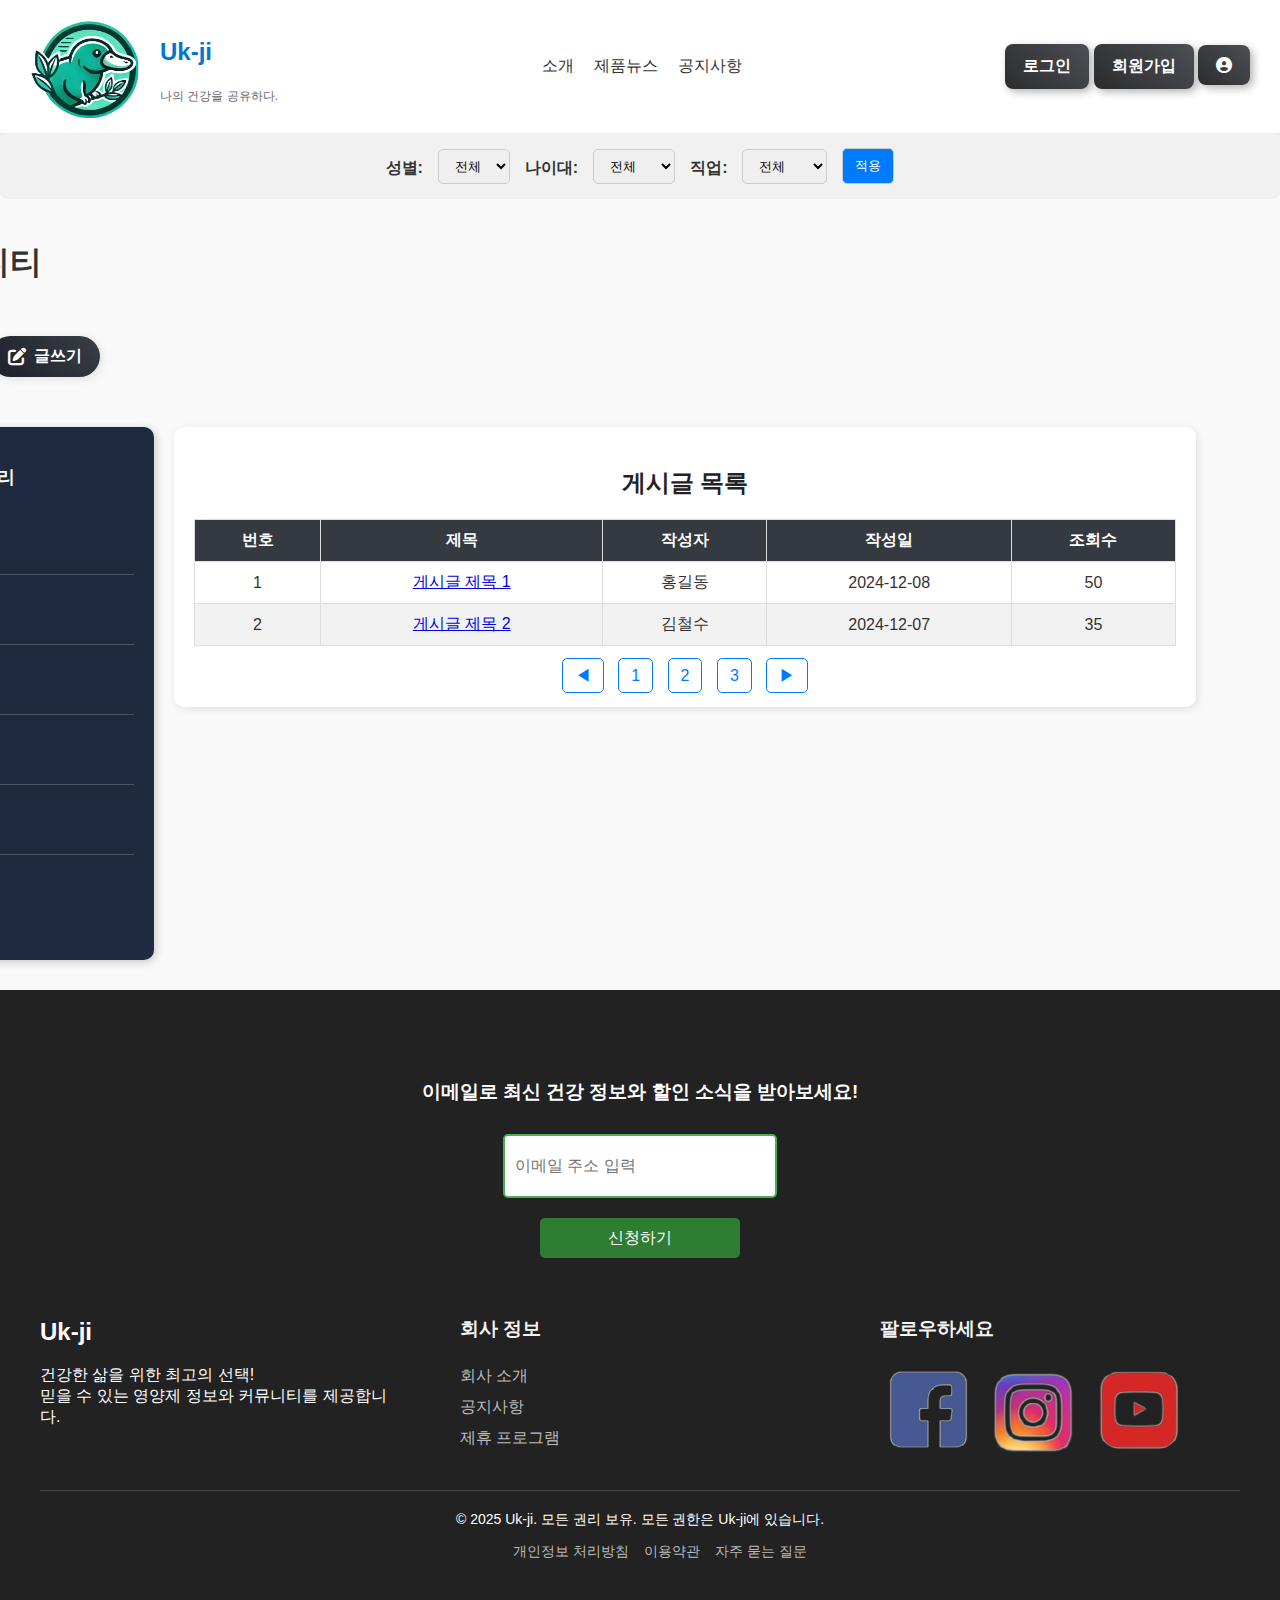
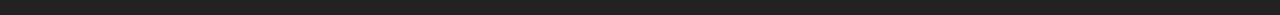
<file: html/board.html>
<!DOCTYPE html>
<html lang="ko">
<head>
    <meta charset="UTF-8">
    <meta name="viewport" content="width=device-width, initial-scale=1.0">
    <title>게시판 목록</title>
    <link rel="stylesheet" href="../css/board_style.css">
</head>

<!-- ✅ 네비게이션 바 -->
<header>
    <div class="logo">
        <a href="index.html"><img src="../img/Logo.png" alt="Uk-ji 로고" class="logo-img"></a>
        <div class="logo-text">
            <h1><a href='index.html'>Uk-ji</a></h1>
            <p class="subtitle">나의 건강을 공유하다.</p> <!-- 👈 하단으로 이동 -->
        </div>
    </div>

    <nav class="nav-links">
        <ul>
            <li><a href="company.html">소개</a></li>
            <li><a href="product_news.html">제품뉴스</a></li>
            <li><a href="notice.html">공지사항</a></li>
        </ul>
    </nav>

    <div class="user-menu">
        <a href="login.html" class="btn">로그인</a>
        <a href='signup.html' class="btn">회원가입</a>
        <a href="mypage.html" class="btn">
            <i class="fas fa-user-circle"></i>
        </a>
    </div>
    <link rel="stylesheet" href="https://cdnjs.cloudflare.com/ajax/libs/font-awesome/6.4.2/css/all.min.css">
</header>

<!-- 필터 섹션 -->
<div class="filter-container">
    <label for="gender">성별:</label>
    <select id="gender">
        <option value="">전체</option>
        <option value="male">남성</option>
        <option value="female">여성</option>
    </select>

    <label for="age">나이대:</label>
    <select id="age">
        <option value="">전체</option>
        <option value="10s">10대</option>
        <option value="20s">20대</option>
        <option value="30s">30대</option>
        <option value="40s">40대</option>
        <option value="50s">50대+</option>
    </select>

    <label for="job">직업:</label>
    <select id="job">
        <option value="">전체</option>
        <option value="student">학생</option>
        <option value="worker">직장인</option>
        <option value="self-employed">자영업</option>
        <option value="others">기타</option>
    </select>

    <button onclick="filterPosts()">적용</button>
    <script>
        function filterPosts() {
            let gender = document.getElementById("gender").value;
            let age = document.getElementById("age").value;
            let job = document.getElementById("job").value;
    
            let rows = document.querySelectorAll(".board-list tbody tr");
    
            rows.forEach(row => {
                let postGender = row.getAttribute("data-gender");
                let postAge = row.getAttribute("data-age");
                let postJob = row.getAttribute("data-job");
    
                // 필터링 조건 확인
                let genderMatch = (gender === "" || postGender === gender);
                let ageMatch = (age === "" || postAge === age);
                let jobMatch = (job === "" || postJob === job);
    
                if (genderMatch && ageMatch && jobMatch) {
                    row.style.display = "";
                } else {
                    row.style.display = "none";
                }
            });
        }
    </script>
    
</div>


<body>
    <main class="container">
        <h1>커뮤니티</h1>
        <div class="nav-buttons">
            <a href="board.html"><i class="fas fa-home"></i> 목록</a>
            <a href="write.html"><i class="fas fa-edit"></i> 글쓰기</a>
        </div>

        <div class="content-wrapper">
            <!-- 왼쪽 카테고리 -->
            <aside class="sidebar">
                <h3>직업별 카테고리</h3>
                <ul>
                    <li><a href="#">👨‍⚕️ 의사</a></li>
                    <li><a href="#">👩‍⚕️ 간호사</a></li>
                    <li><a href="#">🔬 연구원</a></li>
                    <li><a href="#">🥗 영양사</a></li>
                    <li><a href="#">🏋️ 트레이너</a></li>
                    <li><a href="#">📌 기타</a></li>
                </ul>
            </aside>

            <section class="board-list">
                <h2>게시글 목록</h2>
                <table>
                    <thead>
                        <tr>
                            <th>번호</th>
                            <th>제목</th>
                            <th>작성자</th>
                            <th>작성일</th>
                            <th>조회수</th>
                        </tr>
                    </thead>
                    <tbody>
                        <tr data-gender="male" data-age="30s" data-job="worker">
                            <td>1</td>
                            <td><a href="#">게시글 제목 1</a></td>
                            <td>홍길동</td>
                            <td>2024-12-08</td>
                            <td>50</td>
                        </tr>
                        <tr data-gender="female" data-age="20s" data-job="student">
                            <td>2</td>
                            <td><a href="#">게시글 제목 2</a></td>
                            <td>김철수</td>
                            <td>2024-12-07</td>
                            <td>35</td>
                        </tr>
                    </tbody>
                </table>

            <div class="pagination">
                <a href="#">◀</a>
                <a href="#">1</a>
                <a href="#">2</a>
                <a href="#">3</a>
                <a href="#">▶</a>
            </div>
        </section>
    </div>
</main>

 <!-- ✅ 푸터 -->
 <footer>
    <!-- 이메일 구독 -->
    <div class="newsletter">
        <h3>이메일로 최신 건강 정보와 할인 소식을 받아보세요!</h3>
        <input type="email" placeholder="이메일 주소 입력">
        <button>신청하기</button>
    </div>

    <div class="footer-top">
        <!-- 회사 소개 -->
        <div class="footer-section">
            <h2>Uk-ji</h2>
            <p>건강한 삶을 위한 최고의 선택! <br> 믿을 수 있는 영양제 정보와 커뮤니티를 제공합니다.</p>
        </div>

        <!-- 유용한 링크 -->
        <div class="footer-section">
            <h3>회사 정보</h3>
            <ul>
                <li><a href="company.html">회사 소개</a></li>
                <li><a href="notice.html">공지사항</a></li>
                <li><a href="#">제휴 프로그램</a></li>
            </ul>
        </div>

        <!-- SNS & 앱 다운로드 -->
        <div class="footer-section">
            <h3>팔로우하세요</h3>
            <div class="social-icons">
                <a href="#"><img src="../img/facebook_icon.png" alt="Facebook"></a>
                <a href="#"><img src="../img/instagram_icon.png" alt="Instagram"></a>
                <a href="#"><img src="../img/youtube_icon.png" alt="YouTube"></a>
            </div>
        </div>
    </div>

    <!-- 저작권 및 정책 -->
    <div class="footer-bottom">
        <p>© 2025 Uk-ji. 모든 권리 보유. 모든 권한은 Uk-ji에 있습니다.</p>
        <ul>
            <li><a href="#">개인정보 처리방침</a></li>
            <li><a href="#">이용약관</a></li>
            <li><a href="#">자주 묻는 질문</a></li>
        </ul>
    </div>
</footer>

</body>
</html>
</file>
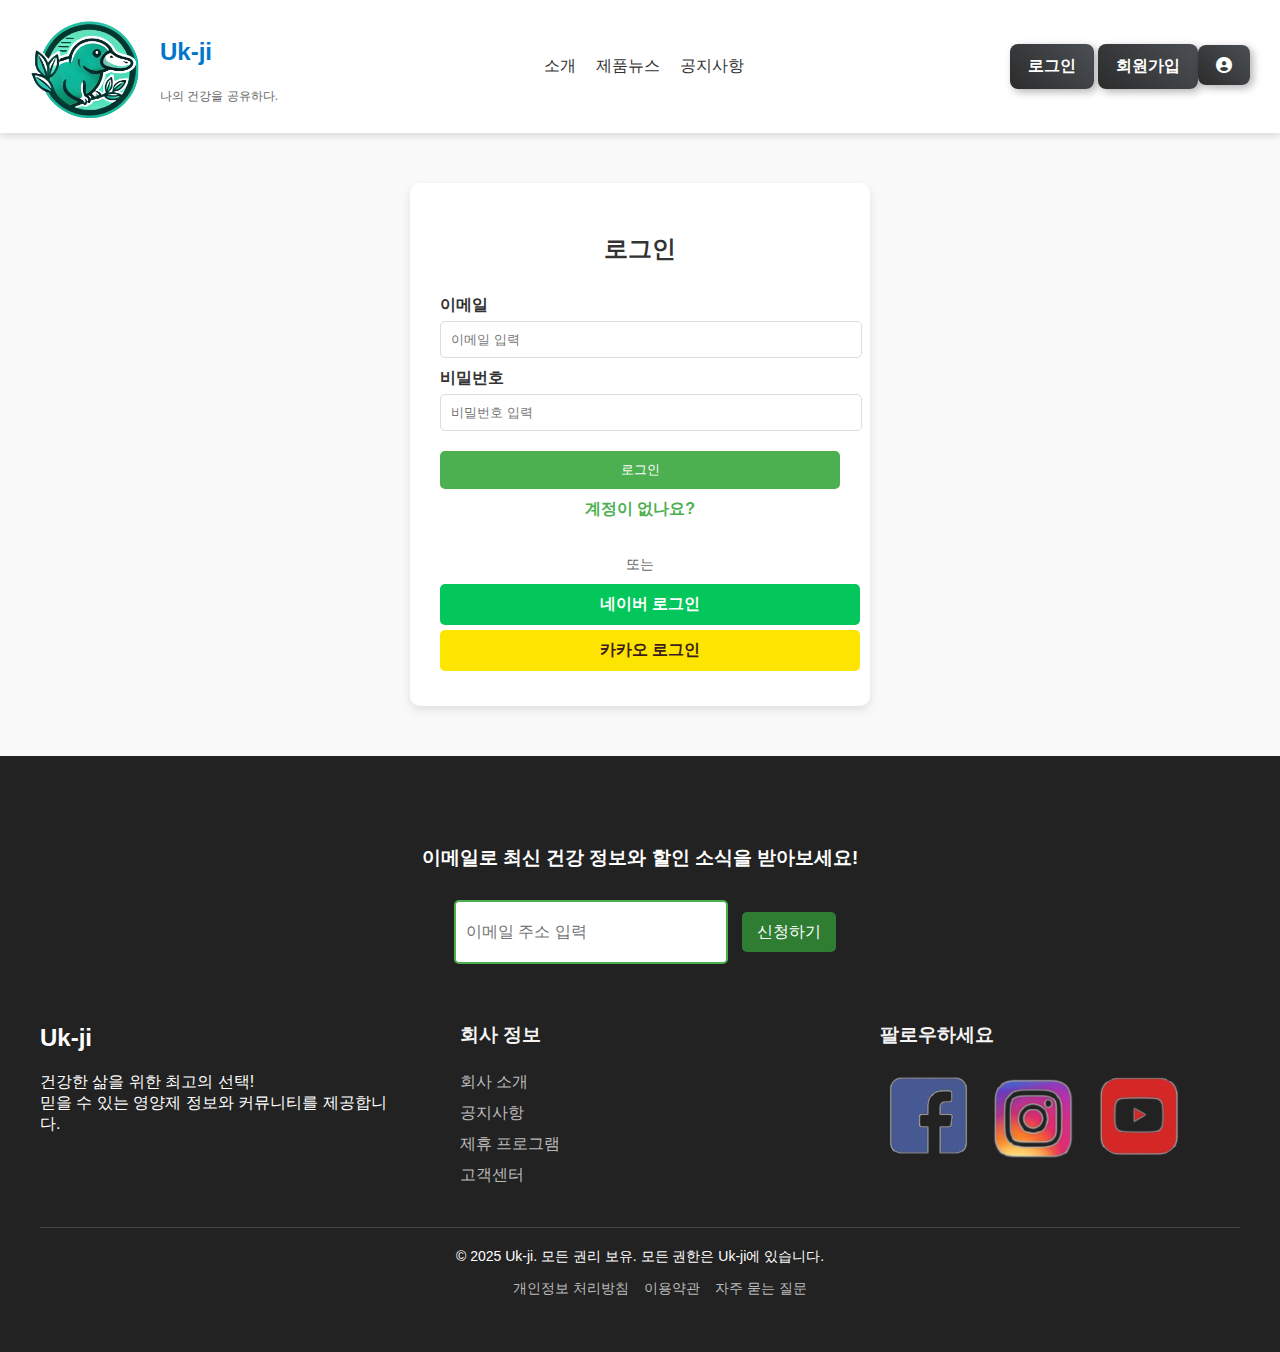
<file: html/login.html>
<!DOCTYPE html>
<html lang="ko">
<head>
    <meta charset="UTF-8">
    <meta name="viewport" content="width=device-width, initial-scale=1.0">
    <title>로그인 - Uk-ji</title>
    <link rel="stylesheet" href="../css/login_signup.css">
</head>

</head>

    <!-- ✅ 네비게이션 바 -->
    <header>
        <div class="logo">
            <a href="index.html"><img src="../img/Logo.png" alt="Uk-ji 로고" class="logo-img"></a>
            <div class="logo-text">
                <h1><a href='index.html'>Uk-ji</a></h1>
                <p class="subtitle">나의 건강을 공유하다.</p> <!-- 👈 하단으로 이동 -->
            </div>
        </div>

        <nav class="nav-links">
            <ul>
                <li><a href="company.html">소개</a></li>
                <li><a href="product_news.html">제품뉴스</a></li>
                <li><a href="notice.html">공지사항</a></li>
            </ul>
        </nav>

        <div class="user-menu">
            <a href="login.html" class="btn">로그인</a>
            <a href='signup.html' class="btn">회원가입</button>
            <a href="mypage.html" class="btn">
                <i class="fas fa-user-circle"></i>
            </a>
        </div>
        <link rel="stylesheet" href="https://cdnjs.cloudflare.com/ajax/libs/font-awesome/6.4.2/css/all.min.css">
    </header>

<body>
    <div class="auth-container">
        <h2>로그인</h2>
        <form action="#" method="POST">
            <label for="email">이메일</label>
            <input type="email" id="email" name="email" placeholder="이메일 입력" required>

            <label for="password">비밀번호</label>
            <input type="password" id="password" name="password" placeholder="비밀번호 입력" required>

            <button type="submit">로그인</button>

            <p class="auth-link"><a href="signup.html">계정이 없나요?</a></p>
        </form>

        <!-- 🔹 소셜 로그인 버튼 추가 -->
        <div class="social-login">
            <p>또는</p>
            <a href="#" class="naver-login">네이버 로그인</a>
            <a href="#" class="kakao-login">카카오 로그인</a>
        </div>
    </div>

    <!-- ✅ 푸터 -->
    <footer>
        <!-- 이메일 구독 -->
        <div class="newsletter">
            <h3>이메일로 최신 건강 정보와 할인 소식을 받아보세요!</h3>
            <input type="email" placeholder="이메일 주소 입력">
            <button>신청하기</button>
        </div>

        <div class="footer-top">
            <!-- 회사 소개 -->
            <div class="footer-section">
                <h2>Uk-ji</h2>
                <p>건강한 삶을 위한 최고의 선택! <br> 믿을 수 있는 영양제 정보와 커뮤니티를 제공합니다.</p>
            </div>
    
            <!-- 유용한 링크 -->
            <div class="footer-section">
                <h3>회사 정보</h3>
                <ul>
                    <li><a href="company.html">회사 소개</a></li>
                    <li><a href="notice.html">공지사항</a></li>
                    <li><a href="#">제휴 프로그램</a></li>
                    <li><a href="service.html">고객센터</a></li>
                </ul>
            </div>
    
            <!-- SNS & 앱 다운로드 -->
            <div class="footer-section">
                <h3>팔로우하세요</h3>
                <div class="social-icons">
                    <a href="#"><img src="../img/facebook_icon.png" alt="Facebook"></a>
                    <a href="#"><img src="../img/instagram_icon.png" alt="Instagram"></a>
                    <a href="#"><img src="../img/youtube_icon.png" alt="YouTube"></a>
                </div>
            </div>
        </div>
    
        <!-- 저작권 및 정책 -->
        <div class="footer-bottom">
            <p>© 2025 Uk-ji. 모든 권리 보유. 모든 권한은 Uk-ji에 있습니다.</p>
            <ul>
                <li><a href="#">개인정보 처리방침</a></li>
                <li><a href="#">이용약관</a></li>
                <li><a href="#">자주 묻는 질문</a></li>
            </ul>
        </div>
    </footer>

</body>
</html>
</file>
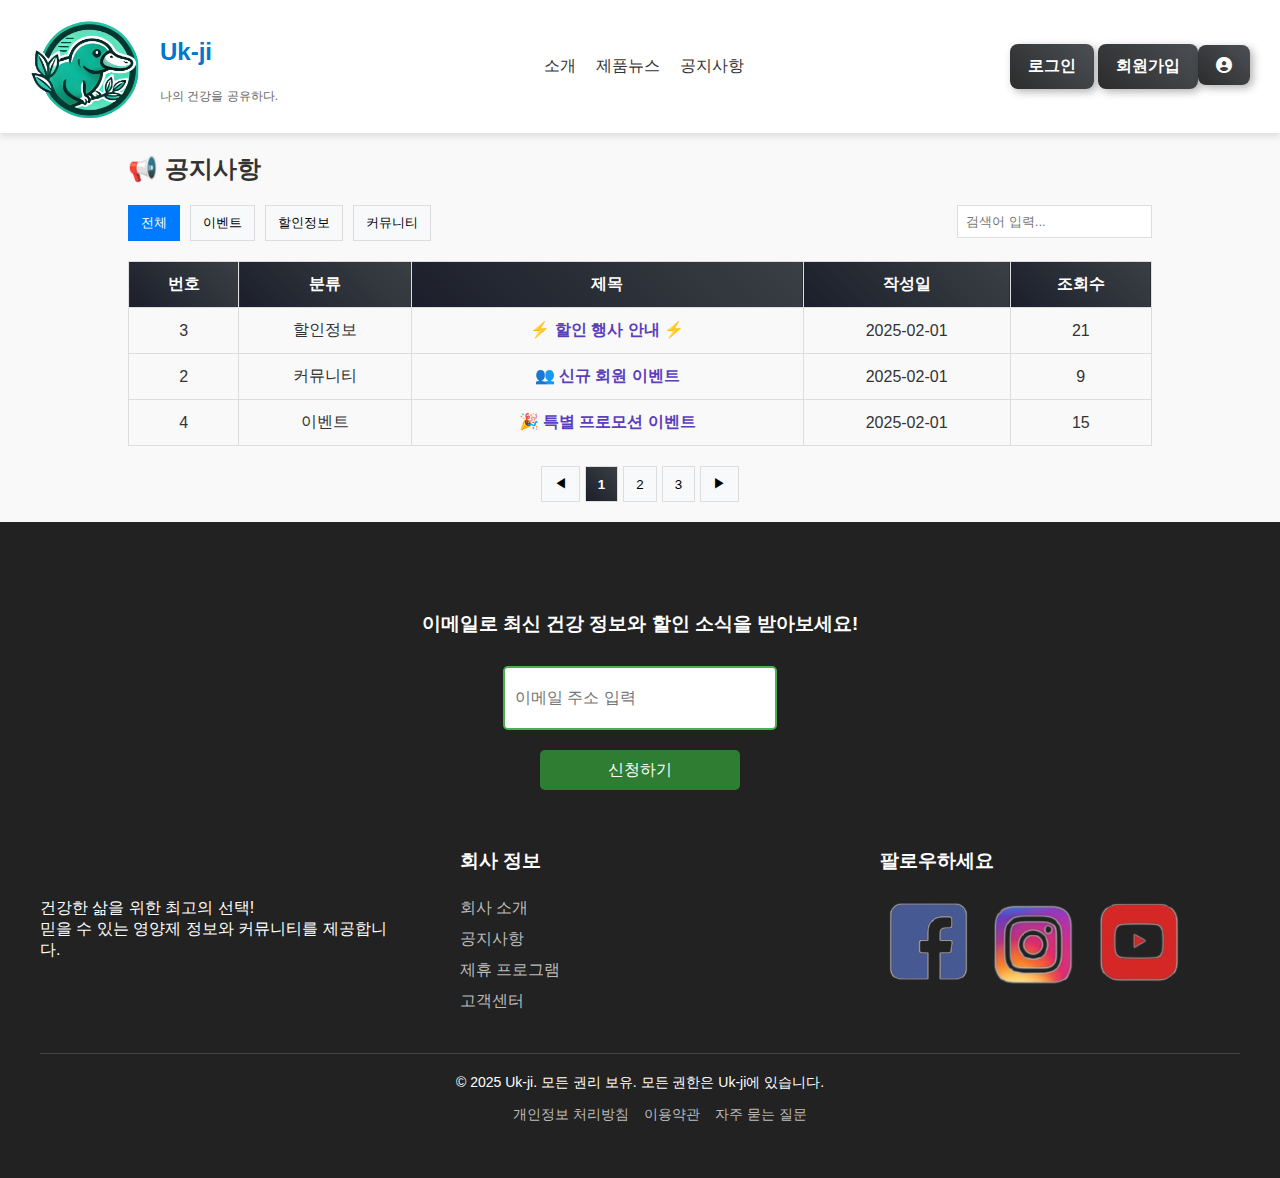
<file: html/notice.html>
<!DOCTYPE html>
<html lang="ko">
<head>
    <meta charset="UTF-8">
    <meta name="viewport" content="width=device-width, initial-scale=1.0">
    <title>공지사항 - Uk-ji</title>
    <link rel="stylesheet" href="../css/notice_style.css">
</head>
<body>

    <!-- ✅ 네비게이션 바 -->
    <header>
        <div class="logo">
            <a href="index.html"><img src="../img/Logo.png" alt="Uk-ji 로고" class="logo-img"></a>
            <div class="logo-text">
                <h1><a href='index.html'>Uk-ji</a></h1>
                <p class="subtitle">나의 건강을 공유하다.</p> <!-- 👈 하단으로 이동 -->
            </div>
        </div>

        <nav class="nav-links">
            <ul>
                <li><a href="company.html">소개</a></li>
                <li><a href="product_news.html">제품뉴스</a></li>
                <li><a href="notice.html">공지사항</a></li>
            </ul>
        </nav>

        <div class="user-menu">
            <a href="login.html" class="btn">로그인</a>
            <a href='signup.html' class="btn">회원가입</button>
            <a href="mypage.html" class="btn">
                <i class="fas fa-user-circle"></i>
            </a>
        </div>
        <link rel="stylesheet" href="https://cdnjs.cloudflare.com/ajax/libs/font-awesome/6.4.2/css/all.min.css">
    </header>


    <!-- 📢 공지사항 게시판 -->
    <main class="notice-container">
        <h2>📢 공지사항</h2>

        <!-- 카테고리 및 검색 -->
        <div class="tab-search-container">
            <div class="tabs">
                <button class="tab-button active" data-category="all">전체</button>
                <button class="tab-button" data-category="이벤트">이벤트</button>
                <button class="tab-button" data-category="할인정보">할인정보</button>
                <button class="tab-button" data-category="커뮤니티">커뮤니티</button>

                <script src="../js/notice.js"></script>
            </div>
            <div class="search-box">
                <input type="text" id="searchInput" onkeyup="searchNotices()" placeholder="검색어 입력...">
            </div>
        </div>

        <!-- 📝 공지사항 테이블 -->
        <table class="notice-table">
            <thead>
                <tr>
                    <th>번호</th>
                    <th>분류</th>
                    <th>제목</th>
                    <th>작성일</th>
                    <th>조회수</th>
                </tr>
            </thead>
            <tbody>
                <tr class="notice-row" data-category="할인정보">
                    <td>3</td>
                    <td>할인정보</td>
                    <td><a href="notice_detail.html?id=3">⚡ 할인 행사 안내 ⚡</a></td>
                    <td>2025-02-01</td>
                    <td>21</td>
                </tr>
                <tr class="notice-row" data-category="커뮤니티">
                    <td>2</td>
                    <td>커뮤니티</td>
                    <td><a href="notice_detail.html?id=2">👥 신규 회원 이벤트</a></td>
                    <td>2025-02-01</td>
                    <td>9</td>
                </tr>
                <tr class="notice-row" data-category="이벤트">
                    <td>4</td>
                    <td>이벤트</td>
                    <td><a href="notice_detail.html?id=4">🎉 특별 프로모션 이벤트</a></td>
                    <td>2025-02-01</td>
                    <td>15</td>
                </tr>
            </tbody>
        </table>

        <!-- 페이지네이션 -->
        <div class="pagination">
            <button class="prev-page">◀</button>
            <button class="page-number active">1</button>
            <button class="page-number">2</button>
            <button class="page-number">3</button>
            <button class="next-page">▶</button>
        </div>
    </main>

<!-- ✅ 푸터 -->
<footer>
    <!-- 이메일 구독 -->
    <div class="newsletter">
        <h3>이메일로 최신 건강 정보와 할인 소식을 받아보세요!</h3>
        <input type="email" placeholder="이메일 주소 입력">
        <button>신청하기</button>
    </div>

    <div class="footer-top">
        <!-- 회사 소개 -->
        <div class="footer-section">
            <h2>Uk-ji</h2>
            <p>건강한 삶을 위한 최고의 선택! <br> 믿을 수 있는 영양제 정보와 커뮤니티를 제공합니다.</p>
        </div>

        <!-- 유용한 링크 -->
        <div class="footer-section">
            <h3>회사 정보</h3>
            <ul>
                <li><a href="company.html">회사 소개</a></li>
                <li><a href="notice.html">공지사항</a></li>
                <li><a href="#">제휴 프로그램</a></li>
                <li><a href="service.html">고객센터</a></li>
            </ul>
        </div>

        <!-- SNS & 앱 다운로드 -->
        <div class="footer-section">
            <h3>팔로우하세요</h3>
            <div class="social-icons">
                <a href="#"><img src="../img/facebook_icon.png" alt="Facebook"></a>
                <a href="#"><img src="../img/instagram_icon.png" alt="Instagram"></a>
                <a href="#"><img src="../img/youtube_icon.png" alt="YouTube"></a>
            </div>
        </div>
    </div>

    <!-- 저작권 및 정책 -->
    <div class="footer-bottom">
        <p>© 2025 Uk-ji. 모든 권리 보유. 모든 권한은 Uk-ji에 있습니다.</p>
        <ul>
            <li><a href="#">개인정보 처리방침</a></li>
            <li><a href="#">이용약관</a></li>
            <li><a href="#">자주 묻는 질문</a></li>
        </ul>
    </div>
</footer>
</body>
</html>
</file>
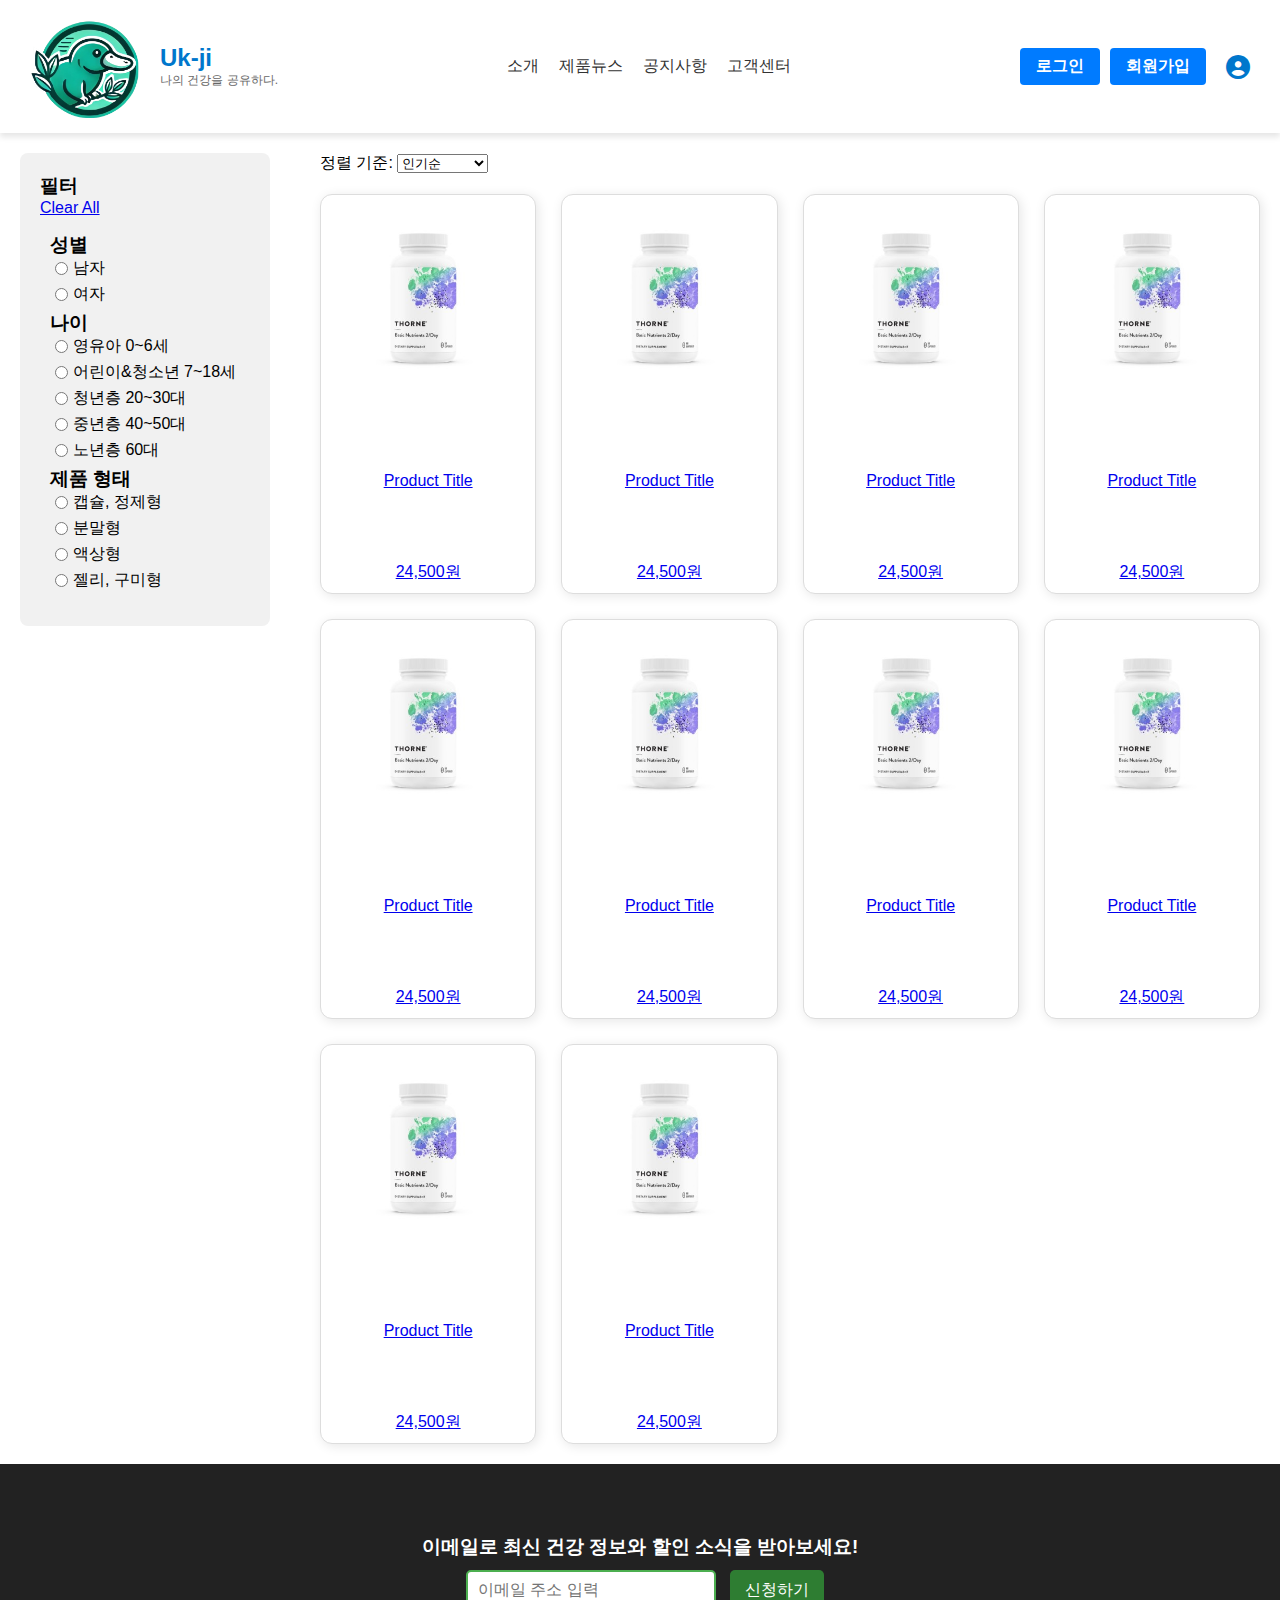
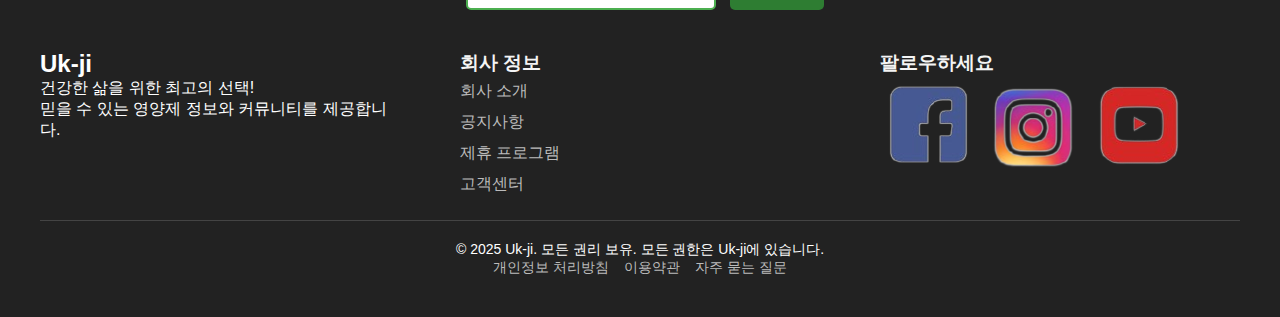
<file: html/products.html>
<!DOCTYPE html>
<html lang="ko">
<head>
    <meta charset="UTF-8">
    <meta name="viewport" content="width=device-width, initial-scale=1.0">
    <title>Uk-ji 건강 쇼핑몰</title>
    <link rel="stylesheet" href="../css/products_style.css">
</head>
<body>

     <!-- ✅ 네비게이션 바 -->
     <header>
        <div class="logo">
            <a href="index.html"><img src="../img/Logo.png" alt="Uk-ji 로고" class="logo-img"></a>
            <div class="logo-text">
                <h1><a href='index.html'>Uk-ji</a></h1>
                <p class="subtitle">나의 건강을 공유하다.</p> <!-- 👈 하단으로 이동 -->
            </div>
        </div>

        <nav class="nav-links">
            <ul>
                <li><a href="company.html">소개</a></li>
                <li><a href="product_news.html">제품뉴스</a></li>
                <li><a href="notice.html">공지사항</a></li>
                <li><a href="service.html">고객센터</a></li>
            </ul>
        </nav>

        <div class="user-menu">
            <a href="login.html" class="btn">로그인</a>
            <a href='signup.html' class="btn">회원가입</button>
            <a href="mypage.html" class="mypage-icon">
                <i class="fas fa-user-circle"></i>
            </a>
        </div>
        <link rel="stylesheet" href="https://cdnjs.cloudflare.com/ajax/libs/font-awesome/6.4.2/css/all.min.css">
    </header>
    

    <!-- 🟡 필터링 섹션 -->
    <div class="main-container">
        <div class="filter-container">
            <h3>필터</h3>

            <a href="#" onclick="clearAllFilters()">Clear All</a>
            <div id="filter-tags"></div>

            <div id="filters">
                <h3>성별</h3>
                <label><input type="radio" name="gender" value="남자" onclick="toggleFilter(this)"> 남자</label>
                <label><input type="radio" name="gender" value="여자" onclick="toggleFilter(this)"> 여자</label>
            
                <h3>나이</h3>
                <label><input type="radio" name="age" value="영유아 0~6세" onclick="toggleFilter(this)"> 영유아 0~6세</label>
                <label><input type="radio" name="age" value="어린이&청소년 7~18세" onclick="toggleFilter(this)"> 어린이&청소년 7~18세</label>
                <label><input type="radio" name="age" value="청년층 20~30대" onclick="toggleFilter(this)"> 청년층 20~30대</label>
                <label><input type="radio" name="age" value="중년층 40~50대" onclick="toggleFilter(this)"> 중년층 40~50대</label>
                <label><input type="radio" name="age" value="노년층 60대" onclick="toggleFilter(this)"> 노년층 60대</label>
            
                <h3>제품 형태</h3>
                <label><input type="radio" name="product-type" value="캡슐, 정제형" onclick="toggleFilter(this)"> 캡슐, 정제형</label>
                <label><input type="radio" name="product-type" value="분말형" onclick="toggleFilter(this)"> 분말형</label>
                <label><input type="radio" name="product-type" value="액상형" onclick="toggleFilter(this)"> 액상형</label>
                <label><input type="radio" name="product-type" value="젤리, 구미형" onclick="toggleFilter(this)"> 젤리, 구미형</label>
                
                <script src="../js/products_js.js"></script>
            
            </div>
        </div>

        <!-- 🟠 상품 리스트 -->
        <div class="product-container">
            <div class="sort-options">
                <label>정렬 기준:</label>
                <select>
                    <option>인기순</option>
                    <option>최신순</option>
                    <option>가격 낮은순</option>
                    <option>가격 높은순</option>
                </select>
            </div>

            <div class="product-grid">
                <a href='product_detail.html'><div class="product-card">
                    <img src="../img/bitamin.jpg" alt="Product">
                    <p class="title"> Product Title</p>
                    <p class="price">24,500원</p>
                </div></a>
                <a href='product_detail.html'><div class="product-card">
                    <img src="../img/bitamin.jpg" alt="Product">
                    <p class="title"> Product Title</p>
                    <p class="price">24,500원</p>
                </div></a>
                <a href='product_detail.html'><div class="product-card">
                    <img src="../img/bitamin.jpg" alt="Product">
                    <p class="title"> Product Title</p>
                    <p class="price">24,500원</p>
                </div></a>
                <a href='product_detail.html'><div class="product-card">
                    <img src="../img/bitamin.jpg" alt="Product">
                    <p class="title"> Product Title</p>
                    <p class="price">24,500원</p>
                </div></a>
                <a href='product_detail.html'><div class="product-card">
                    <img src="../img/bitamin.jpg" alt="Product">
                    <p class="title"> Product Title</p>
                    <p class="price">24,500원</p>
                </div></a>
                <a href='product_detail.html'><div class="product-card">
                    <img src="../img/bitamin.jpg" alt="Product">
                    <p class="title"> Product Title</p>
                    <p class="price">24,500원</p>
                </div></a>
                <a href='product_detail.html'><div class="product-card">
                    <img src="../img/bitamin.jpg" alt="Product">
                    <p class="title"> Product Title</p>
                    <p class="price">24,500원</p>
                </div></a>
                <a href='product_detail.html'><div class="product-card">
                    <img src="../img/bitamin.jpg" alt="Product">
                    <p class="title"> Product Title</p>
                    <p class="price">24,500원</p>
                </div></a>
                <a href='product_detail.html'><div class="product-card">
                    <img src="../img/bitamin.jpg" alt="Product">
                    <p class="title"> Product Title</p>
                    <p class="price">24,500원</p>
                </div></a>
                <a href='product_detail.html'><div class="product-card">
                    <img src="../img/bitamin.jpg" alt="Product">
                    <p class="title"> Product Title</p>
                    <p class="price">24,500원</p>
                </div></a>
            </div>
        </div>
    </div>

    <!-- ✅ 푸터 -->
    <footer>
        <!-- 이메일 구독 -->
        <div class="newsletter">
            <h3>이메일로 최신 건강 정보와 할인 소식을 받아보세요!</h3>
            <input type="email" placeholder="이메일 주소 입력">
            <button>신청하기</button>
        </div>

        <div class="footer-top">
            <!-- 회사 소개 -->
            <div class="footer-section">
                <h2>Uk-ji</h2>
                <p>건강한 삶을 위한 최고의 선택! <br> 믿을 수 있는 영양제 정보와 커뮤니티를 제공합니다.</p>
            </div>
    
            <!-- 유용한 링크 -->
            <div class="footer-section">
                <h3>회사 정보</h3>
                <ul>
                    <li><a href="company.html">회사 소개</a></li>
                    <li><a href="notice.html">공지사항</a></li>
                    <li><a href="#">제휴 프로그램</a></li>
                    <li><a href="service.html">고객센터</a></li>
                </ul>
            </div>
    
            <!-- SNS & 앱 다운로드 -->
            <div class="footer-section">
                <h3>팔로우하세요</h3>
                <div class="social-icons">
                    <a href="#"><img src="../img/facebook_icon.png" alt="Facebook"></a>
                    <a href="#"><img src="../img/instagram_icon.png" alt="Instagram"></a>
                    <a href="#"><img src="../img/youtube_icon.png" alt="YouTube"></a>
                </div>
            </div>
        </div>
    
        <!-- 저작권 및 정책 -->
        <div class="footer-bottom">
            <p>© 2025 Uk-ji. 모든 권리 보유. 모든 권한은 Uk-ji에 있습니다.</p>
            <ul>
                <li><a href="#">개인정보 처리방침</a></li>
                <li><a href="#">이용약관</a></li>
                <li><a href="#">자주 묻는 질문</a></li>
            </ul>
        </div>
    </footer>

</body>
</html>
</file>
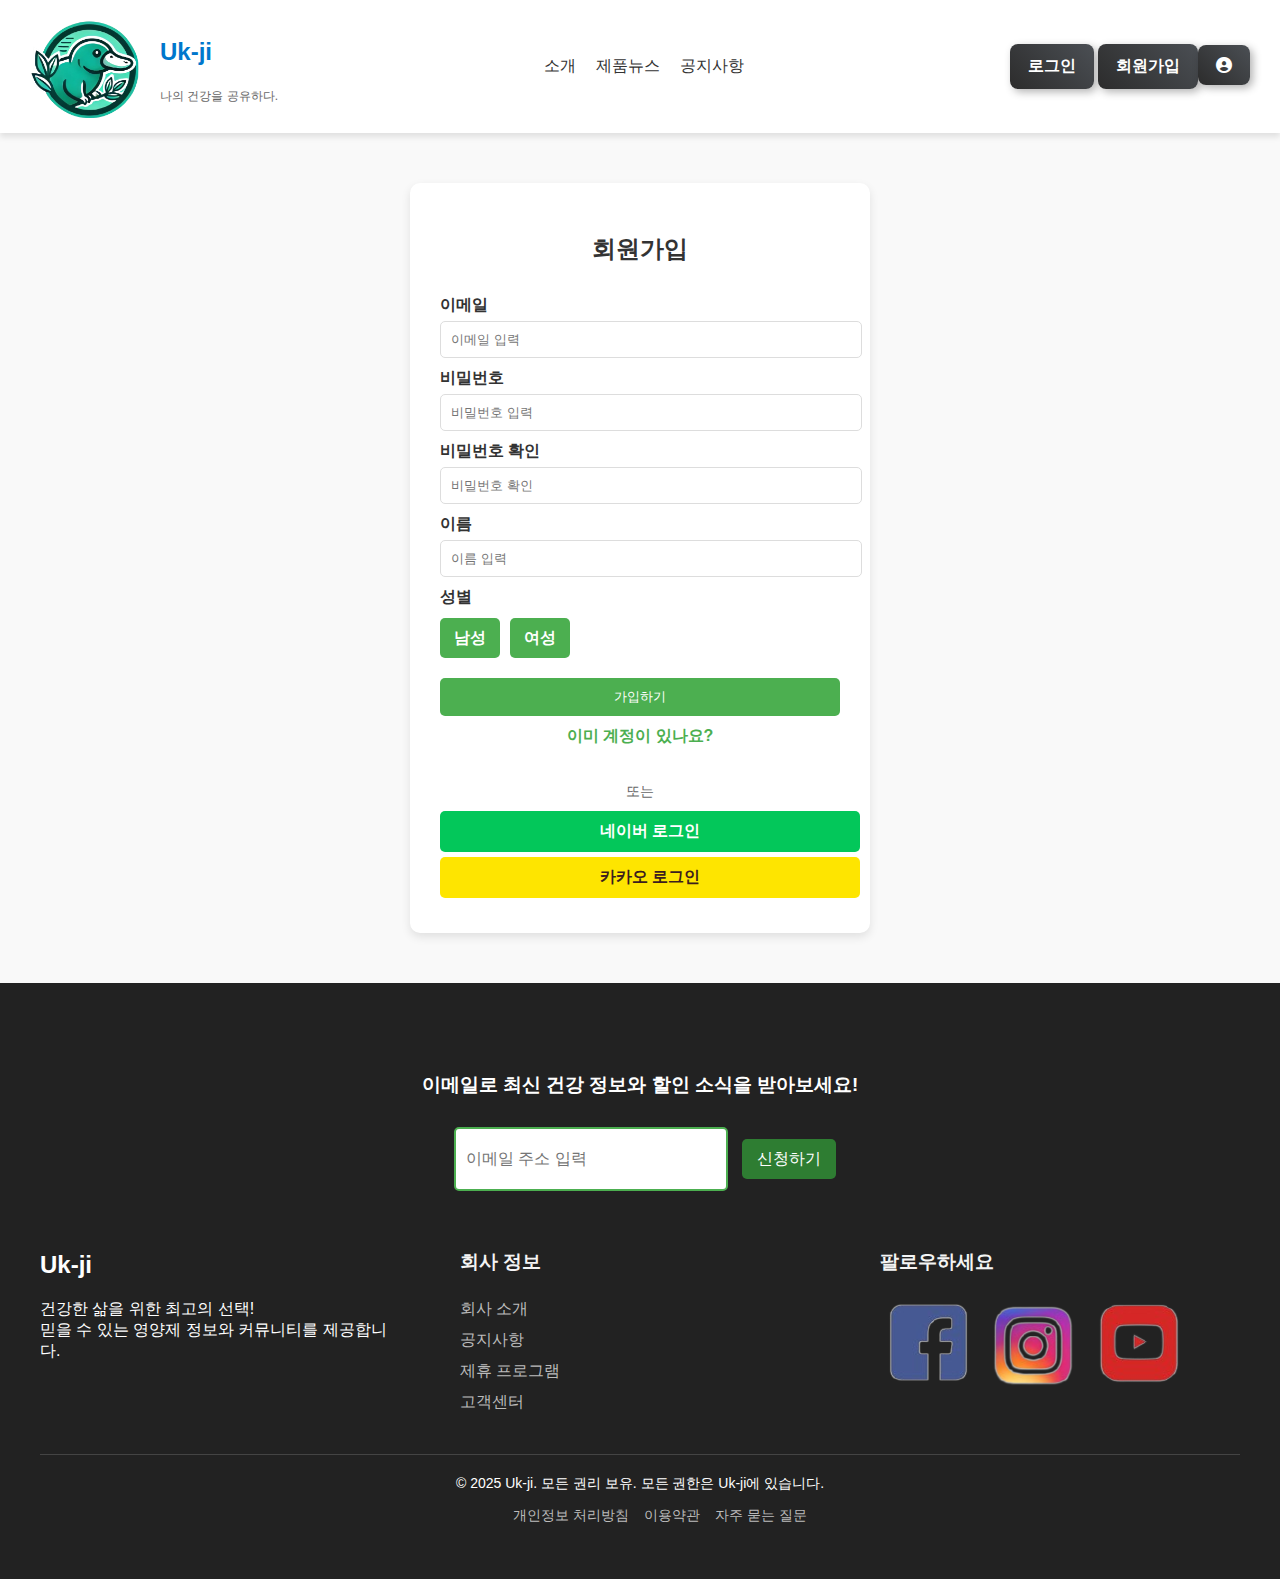
<file: html/signup.html>
<!DOCTYPE html>
<html lang="ko">
<head>
    <meta charset="UTF-8">
    <meta name="viewport" content="width=device-width, initial-scale=1.0">
    <title>회원가입 - Uk-ji</title>
    <link rel="stylesheet" href="../css/login_signup.css">
</head>

    <!-- ✅ 네비게이션 바 -->
    <header>
        <div class="logo">
            <a href="index.html"><img src="../img/Logo.png" alt="Uk-ji 로고" class="logo-img"></a>
            <div class="logo-text">
                <h1><a href='index.html'>Uk-ji</a></h1>
                <p class="subtitle">나의 건강을 공유하다.</p> <!-- 👈 하단으로 이동 -->
            </div>
        </div>

        <nav class="nav-links">
            <ul>
                <li><a href="company.html">소개</a></li>
                <li><a href="product_news.html">제품뉴스</a></li>
                <li><a href="notice.html">공지사항</a></li>
            </ul>
        </nav>

        <div class="user-menu">
            <a href="login.html" class="btn">로그인</a>
            <a href='signup.html' class="btn">회원가입</button>
            <a href="mypage.html" class="btn">
                <i class="fas fa-user-circle"></i>
            </a>
        </div>
        <link rel="stylesheet" href="https://cdnjs.cloudflare.com/ajax/libs/font-awesome/6.4.2/css/all.min.css">
    </header>

<body>
    <div class="auth-container">
        <h2>회원가입</h2>
        <form action="#" method="POST">

            <label for="email">이메일</label>
            <input type="email" id="email" name="email" placeholder="이메일 입력" required>
            
            <label for="password">비밀번호</label>
            <input type="password" id="password" name="password" placeholder="비밀번호 입력" required>

            <label for="confirm-password">비밀번호 확인</label>
            <input type="password" id="confirm-password" name="confirm-password" placeholder="비밀번호 확인" required>

            <label for="username">이름</label>
            <input type="text" id="username" name="username" placeholder="이름 입력" required>

            <label>성별</label>
            <div class="gender-select">
                <input type="radio" id="male" name="gender" value="male" required>
                <label for="male">남성</label>
            
                <input type="radio" id="female" name="gender" value="female" required>
                <label for="female">여성</label>
            </div>

            <button type="submit">가입하기</button>

            <p class="auth-link"><a href="login.html">이미 계정이 있나요?</a></p>
        </form>

        <!-- 🔹 소셜 로그인 버튼 추가 -->
        <div class="social-login">
            <p>또는</p>
            <a href="#" class="naver-login">네이버 로그인</a>
            <a href="#" class="kakao-login">카카오 로그인</a>
        </div>
    </div>

    <!-- ✅ 푸터 -->
    <footer>
        <!-- 이메일 구독 -->
        <div class="newsletter">
            <h3>이메일로 최신 건강 정보와 할인 소식을 받아보세요!</h3>
            <input type="email" placeholder="이메일 주소 입력">
            <button>신청하기</button>
        </div>

        <div class="footer-top">
            <!-- 회사 소개 -->
            <div class="footer-section">
                <h2>Uk-ji</h2>
                <p>건강한 삶을 위한 최고의 선택! <br> 믿을 수 있는 영양제 정보와 커뮤니티를 제공합니다.</p>
            </div>

            <!-- 유용한 링크 -->
            <div class="footer-section">
                <h3>회사 정보</h3>
                <ul>
                    <li><a href="company.html">회사 소개</a></li>
                    <li><a href="notice.html">공지사항</a></li>
                    <li><a href="#">제휴 프로그램</a></li>
                    <li><a href="service.html">고객센터</a></li>
                </ul>
            </div>

            <!-- SNS & 앱 다운로드 -->
            <div class="footer-section">
                <h3>팔로우하세요</h3>
                <div class="social-icons">
                    <a href="#"><img src="../img/facebook_icon.png" alt="Facebook"></a>
                    <a href="#"><img src="../img/instagram_icon.png" alt="Instagram"></a>
                    <a href="#"><img src="../img/youtube_icon.png" alt="YouTube"></a>
                </div>
            </div>
        </div>

        <!-- 저작권 및 정책 -->
        <div class="footer-bottom">
            <p>© 2025 Uk-ji. 모든 권리 보유. 모든 권한은 Uk-ji에 있습니다.</p>
            <ul>
                <li><a href="#">개인정보 처리방침</a></li>
                <li><a href="#">이용약관</a></li>
                <li><a href="#">자주 묻는 질문</a></li>
            </ul>
        </div>
    </footer>

    </body>
    </html>
</file>
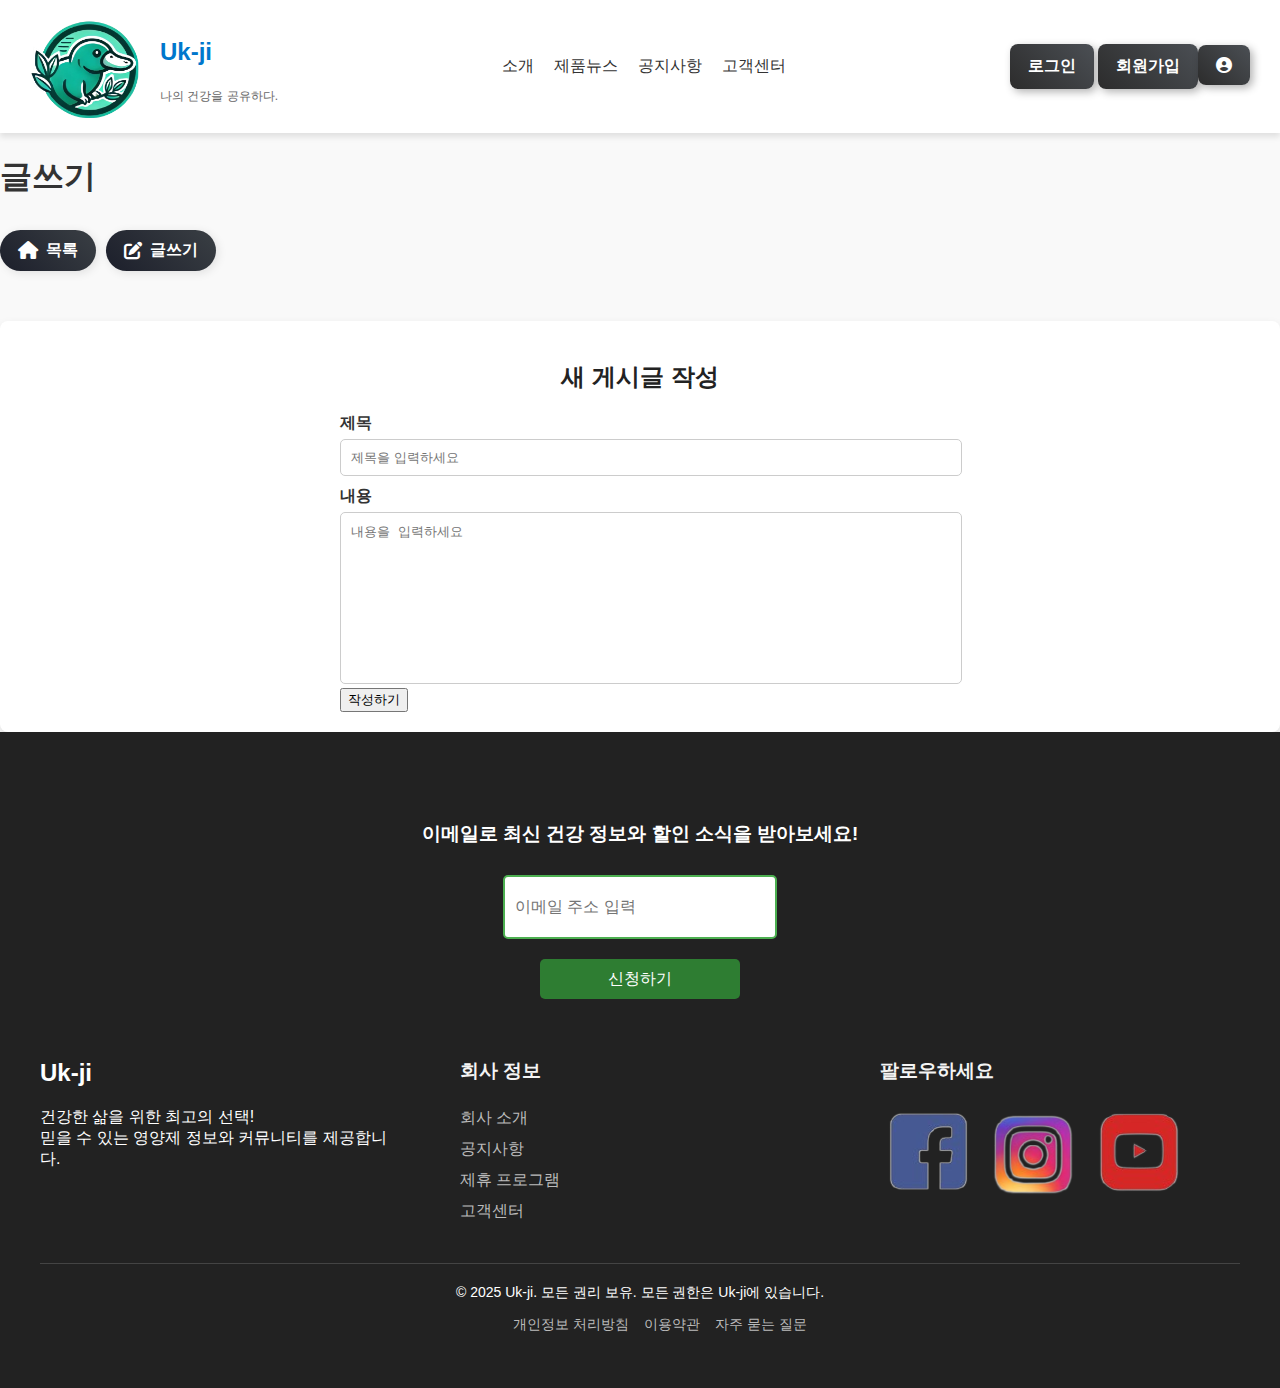
<file: html/write.html>
<!DOCTYPE html>
<html lang="ko">
<head>
    <meta charset="UTF-8">
    <meta name="viewport" content="width=device-width, initial-scale=1.0">
    <title>글쓰기</title>
    <link rel="stylesheet" href="../css/write_style.css">

</head>
    <!-- ✅ 네비게이션 바 -->
    <header>
        <div class="logo">
            <a href="index.html"><img src="../img/Logo.png" alt="Uk-ji 로고" class="logo-img"></a>
            <div class="logo-text">
                <h1><a href='index.html'>Uk-ji</a></h1>
                <p class="subtitle">나의 건강을 공유하다.</p> <!-- 👈 하단으로 이동 -->
            </div>
        </div>

        <nav class="nav-links">
            <ul>
                <li><a href="company.html">소개</a></li>
                <li><a href="product_news.html">제품뉴스</a></li>
                <li><a href="notice.html">공지사항</a></li>
                <li><a href="service.html">고객센터</a></li>
            </ul>
        </nav>

        <div class="user-menu">
            <a href="login.html" class="btn">로그인</a>
            <a href='signup.html' class="btn">회원가입</button>
            <a href="mypage.html" class="btn">
                <i class="fas fa-user-circle"></i>
            </a>
        </div>
        <link rel="stylesheet" href="https://cdnjs.cloudflare.com/ajax/libs/font-awesome/6.4.2/css/all.min.css">
    </header>

<body>

    <main class="container">
        <div class="container">
            <h1>글쓰기</h1>
            <div class="nav-buttons">
                <a href="board.html"><i class="fas fa-home"></i> 목록</a>
                <a href="write.html"><i class="fas fa-edit"></i> 글쓰기</a>
            </div>
        </div>
        <section class="write-post">
            <h2>새 게시글 작성</h2>
            <form action="#" method="POST">
                <div>
                    <label for="title">제목</label>
                    <input type="text" id="title" name="title" placeholder="제목을 입력하세요" required>
                </div>
                <div>
                    <label for="content">내용</label>
                    <textarea id="content" name="content" placeholder="내용을 입력하세요" required></textarea>
                </div>
                <button type="submit">작성하기</button>
            </form>
        </section>
    </main>

   <!-- ✅ 푸터 -->
   <footer>
    <!-- 이메일 구독 -->
    <div class="newsletter">
        <h3>이메일로 최신 건강 정보와 할인 소식을 받아보세요!</h3>
        <input type="email" placeholder="이메일 주소 입력">
        <button>신청하기</button>
    </div>

    <div class="footer-top">
        <!-- 회사 소개 -->
        <div class="footer-section">
            <h2>Uk-ji</h2>
            <p>건강한 삶을 위한 최고의 선택! <br> 믿을 수 있는 영양제 정보와 커뮤니티를 제공합니다.</p>
        </div>

        <!-- 유용한 링크 -->
        <div class="footer-section">
            <h3>회사 정보</h3>
            <ul>
                <li><a href="company.html">회사 소개</a></li>
                <li><a href="notice.html">공지사항</a></li>
                <li><a href="#">제휴 프로그램</a></li>
                <li><a href="service.html">고객센터</a></li>
            </ul>
        </div>

        <!-- SNS & 앱 다운로드 -->
        <div class="footer-section">
            <h3>팔로우하세요</h3>
            <div class="social-icons">
                <a href="#"><img src="../img/facebook_icon.png" alt="Facebook"></a>
                <a href="#"><img src="../img/instagram_icon.png" alt="Instagram"></a>
                <a href="#"><img src="../img/youtube_icon.png" alt="YouTube"></a>
            </div>
        </div>
    </div>

    <!-- 저작권 및 정책 -->
    <div class="footer-bottom">
        <p>© 2025 Uk-ji. 모든 권리 보유. 모든 권한은 Uk-ji에 있습니다.</p>
        <ul>
            <li><a href="#">개인정보 처리방침</a></li>
            <li><a href="#">이용약관</a></li>
            <li><a href="#">자주 묻는 질문</a></li>
        </ul>
    </div>
</footer>

</body>
</html>
</file>
<file: css/board_style.css>
/* ✅ 기본 스타일 */
body {
    font-family: 'Noto Sans KR', sans-serif;
    margin: 0;
    padding: 0;
    box-sizing: border-box;
    background-color: #f9f9f9;
    color: #333;
}

/* ✅ 네비게이션 바 */
header {
    display: flex;
    justify-content: space-between;
    align-items: center;
    padding: 15px 30px;
    background-color: #ffffff;
    box-shadow: 0 4px 6px rgba(0, 0, 0, 0.1);
}

/* ✅ 로고 영역 스타일 */
.logo {
    display: flex;
    align-items: center;
    gap: 10px; /* 로고와 텍스트 사이 간격 */
}

.logo a {
    display: flex;
    align-items: center;
    text-decoration: none;
}

.logo-img {
    width: 120px; /* 로고 크기 조절 */
    height: auto;
}


.logo h1 a {
    text-decoration: none;
    color: #0077cc;
    font-size: 24px;
    font-weight: bold;
}

.logo .subtitle {
    font-size: 12px;
    color: #666;
}

/* ✅ 네비게이션 메뉴 */
nav ul {
    display: flex;
    justify-content: flex-start;
    gap: 20px;
    padding-left: 0;
}

nav ul li {
    list-style: none;
}

nav ul li a {
    text-decoration: none;
    color: #333;
    font-size: 16px;
    transition: color 0.3s;
}

nav ul li a:hover {
    color: #0077cc;
}

/* ✅ 버튼 스타일 */
.btn {
    display: inline-flex;
    align-items: center;
    gap: 8px;
    padding: 12px 18px;
    border-radius: 8px;
    background: linear-gradient(45deg, #2C2C2C, #4B4F54);
    color: white;
    font-weight: bold;
    text-decoration: none;
    transition: all 0.3s ease-in-out;
    box-shadow: 3px 3px 8px rgba(0, 0, 0, 0.3);
}

.btn:hover {
    background: linear-gradient(45deg, #1C1F2B, #3A3F44);
    transform: scale(1.05);
    box-shadow: 4px 4px 12px rgba(0, 0, 0, 0.4);
}

/* 전체 컨테이너 설정 */
.container {
    max-width: 1200px;
    width: 90%;  /* 🔥 기존보다 더 넓게 조정 */
    margin: 0 auto;
    display: flex;
    flex-direction: column; /* 상단 버튼 아래에 사이드바를 배치 */
    gap: 20px;
}
.container h1 {
    margin-left: -150px;
}
/* 콘텐츠 래퍼 (사이드바 + 게시판) */
.content-wrapper {
    display: flex;
    gap: 20px;
    align-items: flex-start; /* 사이드바와 게시판 위쪽 정렬 */
    flex-direction: row;
    justify-content: flex-start;
}

/* ✅ 사이드바 */
.sidebar {
    width: 250px;
    background: #1F2A40;
    color: #fff;
    padding: 20px;
    border-radius: 10px;
    box-shadow: 2px 2px 8px rgba(0, 0, 0, 0.2);
    flex-shrink: 0;
    margin-left: -200px;
    margin-bottom: 30px;
}

.sidebar h3 {
    font-size: 18px;
    color: #FFFFFF; /* 흰색 글씨 */
    margin-bottom: 15px;
    font-weight: bold;
}

/* 카테고리 리스트 */
.sidebar ul {
    list-style: none;
    padding: 0;
}

.sidebar ul li {
    padding: 12px 0;
    border-bottom: 1px solid rgba(255, 255, 255, 0.2); /* 연한 선 */
}

.sidebar ul li:last-child {
    border-bottom: none;
}

.sidebar ul li a {
    text-decoration: none;
    color: #FFFFFF; /* 기본 흰색 */
    font-weight: bold;
    display: block;
    padding: 12px;
    border-radius: 5px;
    transition: all 0.3s ease-in-out;
}

.sidebar ul li a:hover {
    background: #324A75; /* 고급스러운 블루 */
    color: #FFD700; /* 골드 포인트 */
    transform: translateX(5px); /* 살짝 이동 효과 */
}



/* ✅ 필터 스타일 */
.filter-container {
    display: flex;
    justify-content: center;
    align-items: center;
    gap: 15px;
    padding: 15px;
    background-color: #f1f1f1;
    border-radius: 8px;
    margin-bottom: 20px;
}

.filter-container label {
    font-weight: bold;
}

.filter-container select, .filter-container button {
    padding: 8px 12px;
    border: 1px solid #ccc;
    border-radius: 5px;
}

.filter-container button {
    background-color: #007bff;
    color: white;
    cursor: pointer;
}

.filter-container button:hover {
    background-color: #0056b3;
}

/* ✅ 커뮤니티 메뉴 */
.nav-buttons {
    display: flex;
    gap: 10px;
    justify-content: flex-start;
    padding: 10px 0;
    margin-left: -180px;
}

.nav-buttons a {
    display: inline-flex;
    align-items: center;
    gap: 8px; /* 아이콘과 텍스트 간격 */
    margin-bottom: 20px;
    padding: 10px 18px;
    border-radius: 25px;
    background: linear-gradient(45deg, #1C1F2B, #3A3F44);
    color: white;
    font-weight: bold;
    text-decoration: none;
    transition: all 0.3s ease-in-out;
    box-shadow: 2px 2px 10px rgba(0, 0, 0, 0.1);
}

.nav-buttons a i {
    font-size: 18px; /* 아이콘 크기 */
}

.nav-buttons a:hover {
    background: linear-gradient(45deg, #2C2C2C, #4B4F54);;
    box-shadow: 4px 4px 15px rgba(0, 0, 0, 0.2);
    transform: scale(1.05);
}

/* ✅ 게시판 목록 */
.board-list {
    flex: 1;
    background: #FFF;
    margin-right: 20px; /* 🔥 오른쪽 여백 줄이기 (기본값보다 작게 조정) */
    width: 100%; /* 게시판 너비를 최대로 조정해 더 꽉 차게 */
    padding: 20px;
    border-radius: 10px;
    box-shadow: 2px 2px 8px rgba(0, 0, 0, 0.1);
}

.board-list h2 {
    text-align: center;
    color: #222;
}

table {
    width: 100%;
    border-collapse: collapse;
    margin-top: 10px;
}

table, th, td {
    border: 1px solid #ddd;
}

th, td {
    padding: 10px;
    text-align: center;
}

th {
    background-color: #343a40; /* 어두운 네이비 */
    color: #ffffff; /* 화이트 */
    font-weight: bold;
}



tr:nth-child(even) {
    background-color: #f2f2f2;
}

/* 페이지네이션 */
.pagination {
    text-align: center;
    margin-top: 20px;
}

.pagination a {
    text-decoration: none;
    color: #007bff;
    padding: 8px 12px;
    margin: 0 5px;
    border: 1px solid #007bff;
    border-radius: 5px;
}

.pagination a:hover {
    background-color: #007bff;
    color: white;
}

/* 글쓰기 폼 스타일 */
.write-post {
    background: #fff;
    padding: 20px;
    border-radius: 8px;
    box-shadow: 0 4px 10px rgba(0, 0, 0, 0.1);
    margin-top: 20px;
}

.write-post h2 {
    text-align: center;
    color: #222;
}

form {
    max-width: 600px;
    margin: 0 auto;
}

label {
    font-weight: bold;
    display: block;
    margin: 10px 0 5px;
}

input, textarea {
    width: 100%;
    padding: 10px;
    border: 1px solid #ccc;
    border-radius: 5px;
}

textarea {
    height: 150px;
    resize: none;
}

/* ✅ 푸터 */
footer {
    background: #222;
    color: white;
    padding: 40px;
    text-align: center;
}

.footer-top {
    display: flex;
    justify-content: space-between;
    flex-wrap: wrap;
    padding-bottom: 20px;
    border-bottom: 1px solid #444;
}

.footer-section {
    width: 30%;
    text-align: left;
}

.footer-section h3 {
    color: #f4f4f4;
}

.footer-section ul {
    list-style: none;
    padding: 0;
}

.footer-section ul li {
    padding: 5px 0;
}

.footer-section ul li a {
    text-decoration: none;
    color: #bbb;
    transition: color 0.3s;
}

.footer-section ul li a:hover {
    color: #0077cc;
}

.footer-bottom {
    margin-top: 20px;
    font-size: 14px;
}

.footer-bottom ul {
    display: flex;
    justify-content: center;
    gap: 15px;
}

.footer-bottom ul li {
    list-style: none;
}

.footer-bottom ul li a {
    color: #bbb;
    text-decoration: none;
}

.footer-bottom ul li a:hover {
    color: #0077cc;
}

/* ✅ 이메일 구독 섹션 스타일 */
.newsletter {
    text-align: center;
    padding: 30px 0; /* 🔥 위아래 여백 */
    background-color: transparent; /* 💡 배경 투명하게 */
}

/* ✅ 초록색 구독 안내 배경 (가로 줄임) */
.newsletter-container {
    display: inline-block; /* 💡 내용 크기만큼만 적용 */
    background-color: #4CAF50; /* 💚 초록색 배경 */
    color: white; /* 🤍 가독성 좋은 흰색 글씨 */
    font-size: 18px;
    font-weight: bold;
    padding: 20px 40px; /* 🔥 가로 줄여서 더 작게 */
    border-radius: 10px;
}

/* ✅ 이메일 입력창 스타일 */
.newsletter input[type="email"] {
    width: 250px; /* 🔥 가로 길이 줄임 */
    height: 40px;
    font-size: 16px;
    padding: 10px;
    border: 2px solid #4CAF50;
    border-radius: 5px;
    outline: none;
    transition: all 0.3s;
    margin: 10px;
}

.newsletter input[type="email"]:focus {
    border-color: #388E3C;
    box-shadow: 0 0 8px rgba(46, 125, 50, 0.3);
}

/* ✅ 신청하기 버튼 스타일 */
.newsletter button {
    width: 200px;
    height: 40px;
    font-size: 16px;
    padding: 10px 15px;
    background-color: #2E7D32;
    color: white;
    border: none;
    border-radius: 5px;
    cursor: pointer;
    display: block;
    margin: 10px auto;
    transition: background 0.3s, transform 0.2s;
}

.newsletter button:hover {
    background-color: #1B5E20;
    transform: scale(1.05);
}

/* ✅ 반응형 디자인 */

/* 📌 1024px 이하 - 태블릿 대응 */
@media (max-width: 1024px) {
    header {
        flex-direction: column;
        align-items: flex-start;
    }

    .container {
        width: 95%;
    }

    .content-wrapper {
        flex-direction: column;
        align-items: center;
    }

    .sidebar {
        width: 100%;
        margin-left: 0;
    }

    .board-list {
        width: 100%;
    }

    .nav-buttons {
        justify-content: center;
        margin-left: 0;
    }
}

/* 📌 768px 이하 - 모바일 대응 */
@media (max-width: 768px) {
    header {
        padding: 10px;
    }

    .logo-img {
        width: 100px; /* 로고 크기 축소 */
    }

    .logo h1 a {
        font-size: 20px;
    }

    .user-menu input {
        width: 100%;
    }

    .content-wrapper {
        flex-direction: column;
        align-items: center;
    }

    .sidebar {
        width: 100%;
        padding: 15px;
    }

    .board-list {
        width: 100%;
        margin-right: 0;
        padding: 15px;
    }

    .nav-buttons {
        flex-wrap: wrap;
        justify-content: center;
        gap: 5px;
    }

    .nav-buttons a {
        padding: 8px 12px;
        font-size: 14px;
    }

    .filter-container {
        flex-direction: column;
        gap: 10px;
        padding: 10px;
    }

    .footer-top {
        flex-direction: column;
        align-items: center;
        text-align: center;
    }

    .footer-section {
        width: 100%;
        margin-bottom: 15px;
    }

    .newsletter-container {
        padding: 15px 20px;
        font-size: 16px;
    }

    .newsletter input[type="email"],
    .newsletter button {
        width: 90%;
    }
}

/* 📌 480px 이하 - 작은 모바일 화면 대응 */
@media (max-width: 480px) {
    header {
        flex-direction: column;
        align-items: center;
        text-align: center;
    }

    .logo {
        flex-direction: column;
        gap: 5px;
    }

    .logo-img {
        width: 80px;
    }

    .logo h1 a {
        font-size: 18px;
    }

    .user-menu {
        flex-direction: column;
        width: 100%;
    }

    .user-menu input {
        width: 90%;
    }

    .nav-buttons {
        flex-direction: column;
        gap: 5px;
    }

    .sidebar h3 {
        font-size: 16px;
    }

    .sidebar ul li a {
        padding: 10px;
        font-size: 14px;
    }

    .board-list h2 {
        font-size: 18px;
    }

    table,
    th,
    td {
        font-size: 12px;
    }

    .pagination a {
        padding: 6px 10px;
        font-size: 12px;
    }

    .newsletter-container {
        font-size: 14px;
    }

    .newsletter input[type="email"] {
        width: 100%;
    }

    .newsletter button {
        width: 100%;
    }
}
</file>
<file: css/login_signup.css>
/* ✅ 기본 스타일 */
body {
    font-family: 'Noto Sans KR', sans-serif;
    margin: 0;
    padding: 0;
    box-sizing: border-box;
    background-color: #f9f9f9;
    color: #333;
}

/* ✅ 네비게이션 바 */
header {
    display: flex;
    justify-content: space-between;
    align-items: center;
    padding: 15px 30px;
    background-color: #ffffff;
    box-shadow: 0 4px 6px rgba(0, 0, 0, 0.1);
}

/* ✅ 로고 영역 스타일 */
.logo {
    display: flex;
    align-items: center;
    gap: 10px; /* 로고와 텍스트 사이 간격 */
}

.logo a {
    display: flex;
    align-items: center;
    text-decoration: none;
}

.logo-img {
    width: 120px; /* 로고 크기 조절 */
    height: auto;
}


.logo h1 a {
    text-decoration: none;
    color: #0077cc;
    font-size: 24px;
    font-weight: bold;
}

.logo .subtitle {
    font-size: 12px;
    color: #666;
}

/* ✅ 네비게이션 메뉴 */
nav ul {
    display: flex;
    justify-content: flex-start;
    gap: 20px;
    padding-left: 0;
}

nav ul li {
    list-style: none;
}

nav ul li a {
    text-decoration: none;
    color: #333;
    font-size: 16px;
    transition: color 0.3s;
}

nav ul li a:hover {
    color: #0077cc;
}

/* ✅ 버튼 스타일 */
.btn {
    display: inline-flex;
    align-items: center;
    gap: 8px;
    padding: 12px 18px;
    border-radius: 8px;
    background: linear-gradient(45deg, #2C2C2C, #4B4F54);
    color: white;
    font-weight: bold;
    text-decoration: none;
    transition: all 0.3s ease-in-out;
    box-shadow: 3px 3px 8px rgba(0, 0, 0, 0.3);
}

.btn:hover {
    background: linear-gradient(45deg, #1C1F2B, #3A3F44);
    transform: scale(1.05);
    box-shadow: 4px 4px 12px rgba(0, 0, 0, 0.4);
}

/* 공통 스타일 */
.auth-container {
    width: 100%;
    max-width: 400px;
    margin: 50px auto;
    padding: 30px;
    background: white;
    border-radius: 10px;
    box-shadow: 0 4px 10px rgba(0, 0, 0, 0.1);
    text-align: center;
}

.auth-container h2 {
    color: #333;
    margin-bottom: 20px;
}

.auth-container form {
    display: flex;
    flex-direction: column;
}

.auth-container label {
    text-align: left;
    font-weight: bold;
    margin-top: 10px;
}

.auth-container input {
    width: 100%;
    padding: 10px;
    margin-top: 5px;
    border: 1px solid #ddd;
    border-radius: 5px;
}

.auth-container button {
    margin-top: 20px;
    padding: 10px;
    background: #4CAF50;
    color: white;
    border: none;
    border-radius: 5px;
    cursor: pointer;
}

.auth-container button:hover {
    background: #45a049;
}

.auth-link {
    margin-top: 10px;
}

.auth-link a {
    color: #4CAF50;
    text-decoration: none;
    font-weight: bold;
}

.auth-link a:hover {
    text-decoration: underline;
}

/* 소셜 로그인 버튼 스타일 */
.social-login {
    margin-top: 20px;
    text-align: center;
}

.social-login p {
    font-size: 14px;
    color: #666;
    margin-bottom: 10px;
}

.naver-login, .kakao-login {
    display: block;
    width: 100%;
    padding: 10px;
    margin: 5px 0;
    text-align: center;
    color: white;
    font-weight: bold;
    border-radius: 5px;
    text-decoration: none;
}

.naver-login {
    background-color: #03C75A;
}

.kakao-login {
    background-color: #FEE500;
    color: #3c1e1e;
}

.naver-login:hover {
    background-color: #029c48;
}

.kakao-login:hover {
    background-color: #fdd835;
}

/* ✅ 성별 선택 버튼을 가로로 정렬 */
.gender-select {
    display: flex;
    align-items: center;
    gap: 10px; /* 버튼 간격 조정 */
}

/* ✅ 라디오 버튼을 기본적으로 숨기고, 버튼을 정렬 */
.gender-select input[type="radio"] {
    display: none; /* 기본 라디오 버튼 숨기기 */
}

/* ✅ 성별 버튼 스타일 */
.gender-select label {
    display: flex;
    align-items: center;
    justify-content: center;
    width: 60px;  /* 버튼 너비 */
    height: 40px; /* 버튼 높이 */
    background-color: #4CAF50; /* 기본 배경색 (초록) */
    color: white;
    border-radius: 5px;
    cursor: pointer;
    text-align: center;
    font-weight: bold;
}

/* ✅ 선택된 버튼 스타일 */
.gender-select input[type="radio"]:checked + label {
    background-color: #2E7D32; /* 더 진한 초록색으로 변경 */
}


/* ✅ 푸터 */
footer {
    background: #222;
    color: white;
    padding: 40px;
    text-align: center;
}

.footer-top {
    display: flex;
    justify-content: space-between;
    flex-wrap: wrap;
    padding-bottom: 20px;
    border-bottom: 1px solid #444;
}

.footer-section {
    width: 30%;
    text-align: left;
}

.footer-section h3 {
    color: #f4f4f4;
}

.footer-section ul {
    list-style: none;
    padding: 0;
}

.footer-section ul li {
    padding: 5px 0;
}

.footer-section ul li a {
    text-decoration: none;
    color: #bbb;
    transition: color 0.3s;
}

.footer-section ul li a:hover {
    color: #0077cc;
}

.footer-bottom {
    margin-top: 20px;
    font-size: 14px;
}

.footer-bottom ul {
    display: flex;
    justify-content: center;
    gap: 15px;
}

.footer-bottom ul li {
    list-style: none;
}

.footer-bottom ul li a {
    color: #bbb;
    text-decoration: none;
}

.footer-bottom ul li a:hover {
    color: #0077cc;
}

/* ✅ 이메일 구독 섹션 스타일 */
.newsletter {
    text-align: center;
    padding: 30px 0; /* 🔥 위아래 여백 */
    background-color: transparent; /* 💡 배경 투명하게 */
}

/* ✅ 초록색 구독 안내 배경 (가로 줄임) */
.newsletter-container {
    display: inline-block; /* 💡 내용 크기만큼만 적용 */
    background-color: #4CAF50; /* 💚 초록색 배경 */
    color: white; /* 🤍 가독성 좋은 흰색 글씨 */
    font-size: 18px;
    font-weight: bold;
    padding: 20px 40px; /* 🔥 가로 줄여서 더 작게 */
    border-radius: 10px;
}

/* ✅ 이메일 입력창 스타일 */
.newsletter input[type="email"] {
    width: 250px; /* 🔥 가로 길이 줄임 */
    height: 40px;
    font-size: 16px;
    padding: 10px;
    border: 2px solid #4CAF50;
    border-radius: 5px;
    outline: none;
    transition: all 0.3s;
    margin: 10px;
}

.newsletter input[type="email"]:focus {
    border-color: #388E3C;
    box-shadow: 0 0 8px rgba(46, 125, 50, 0.3);
}

/* ✅ 신청하기 버튼 스타일 */
.newsletter button {
    height: 40px;
    font-size: 16px;
    padding: 10px 15px;
    background-color: #2E7D32;
    color: white;
    border: none;
    border-radius: 5px;
    cursor: pointer;
    transition: background 0.3s, transform 0.2s;
}

.newsletter button:hover {
    background-color: #1B5E20;
    transform: scale(1.05);
}

/* ✅ 모바일 반응형 (최대 768px) */
@media (max-width: 768px) {
    /* 🔹 네비게이션 바 */
    header {
        flex-direction: column;
        align-items: center;
        text-align: center;
        padding: 10px;
    }

    .logo {
        flex-direction: column;
        gap: 5px;
    }

    nav ul {
        flex-direction: column;
        align-items: center;
        gap: 10px;
        padding: 10px 0;
    }

    nav ul li {
        width: 100%;
        text-align: center;
    }

    nav ul li a {
        display: block;
        padding: 10px;
        font-size: 14px;
    }

    /* 🔹 버튼 */
    .nav-buttons {
        flex-direction: column;
        align-items: center;
        gap: 10px;
    }

    .nav-buttons a {
        width: 90%;
        text-align: center;
    }

    /* 🔹 글쓰기 폼 */
    .write-post {
        width: 90%;
        margin: 20px auto;
    }

    form {
        width: 100%;
    }

    input, textarea {
        font-size: 14px;
    }

    /* 🔹 회원가입 & 로그인 박스 */
    .auth-container {
        width: 90%;
        padding: 20px;
    }

    .auth-container input {
        font-size: 14px;
    }

    .auth-container button {
        font-size: 14px;
        padding: 12px;
    }

    /* 🔹 성별 선택 버튼 */
    .gender-select {
        flex-direction: column;
        gap: 5px;
    }

    .gender-select label {
        width: 80%;
    }

    /* 🔹 푸터 */
    .footer-top {
        flex-direction: column;
        text-align: center;
        gap: 20px;
    }

    .footer-section {
        width: 100%;
        text-align: center;
    }

    /* 🔹 이메일 구독 */
    .newsletter-container {
        width: 90%;
        padding: 15px;
    }

    .newsletter input[type="email"],
    .newsletter button {
        width: 90%;
    }
}
</file>
<file: css/notice_style.css>
/* ✅ 기본 스타일 */
body {
    font-family: 'Noto Sans KR', sans-serif;
    margin: 0;
    padding: 0;
    box-sizing: border-box;
    background-color: #f9f9f9;
    color: #333;
}

/* ✅ 네비게이션 바 */
header {
    display: flex;
    justify-content: space-between;
    align-items: center;
    padding: 15px 30px;
    background-color: #ffffff;
    box-shadow: 0 4px 6px rgba(0, 0, 0, 0.1);
}

/* ✅ 로고 영역 스타일 */
.logo {
    display: flex;
    align-items: center;
    gap: 10px; /* 로고와 텍스트 사이 간격 */
}

.logo a {
    display: flex;
    align-items: center;
    text-decoration: none;
}

.logo-img {
    width: 120px; /* 로고 크기 조절 */
    height: auto;
}


.logo h1 a {
    text-decoration: none;
    color: #0077cc;
    font-size: 24px;
    font-weight: bold;
}

.logo .subtitle {
    font-size: 12px;
    color: #666;
}

/* ✅ 네비게이션 메뉴 */
nav ul {
    display: flex;
    justify-content: flex-start;
    gap: 20px;
    padding-left: 0;
}

nav ul li {
    list-style: none;
}

nav ul li a {
    text-decoration: none;
    color: #333;
    font-size: 16px;
    transition: color 0.3s;
}

nav ul li a:hover {
    color: #0077cc;
}

/* ✅ 버튼 스타일 */
.btn {
    display: inline-flex;
    align-items: center;
    gap: 8px;
    padding: 12px 18px;
    border-radius: 8px;
    background: linear-gradient(45deg, #2C2C2C, #4B4F54);
    color: white;
    font-weight: bold;
    text-decoration: none;
    transition: all 0.3s ease-in-out;
    box-shadow: 3px 3px 8px rgba(0, 0, 0, 0.3);
}

.btn:hover {
    background: linear-gradient(45deg, #1C1F2B, #3A3F44);
    transform: scale(1.05);
    box-shadow: 4px 4px 12px rgba(0, 0, 0, 0.4);
}

.notice-container {
    width: 80%;
    margin: 20px auto;
}

.tab-search-container {
    display: flex;
    justify-content: space-between;
    margin-bottom: 10px;
}

.tabs {
    display: flex;
    gap: 10px;
}

.tab-button {
    padding: 8px 12px;
    border: 1px solid #ddd;
    background-color: #f8f9fa;
    cursor: pointer;
}

.tab-button.active {
    background-color: #007bff;
    color: white;
    border: 1px solid #007bff;
}

.search-box input {
    padding: 8px;
    border: 1px solid #ddd;
}

.notice-table {
    width: 100%;
    border-collapse: collapse;
    margin-top: 20px;
}

.notice-table th, .notice-table td {
    border: 1px solid #ddd;
    padding: 12px;
    text-align: center;
}

.notice-table th {
    background: linear-gradient(45deg, #1C1F2B, #3A3F44);
    color: white;
}

.notice-table a {
    text-decoration: none;
    color: #5a3ebd;
    font-weight: bold;
}

.notice-table a:hover {
    text-decoration: underline;
    color: #ff5733;
}

.pagination {
    margin-top: 20px;
    display: flex;
    justify-content: center;
    gap: 5px;
}

.pagination button {
    padding: 8px 12px;
    border: 1px solid #ddd;
    background-color: #f8f9fa;
    cursor: pointer;
}

.pagination .active {
    background: linear-gradient(45deg, #1C1F2B, #3A3F44);
    color: white;
    font-weight: bold;
}

/* ✅ 푸터 */
footer {
    background: #222;
    color: white;
    padding: 40px;
    text-align: center;
}

.footer-top {
    display: flex;
    justify-content: space-between;
    flex-wrap: wrap;
    padding-bottom: 20px;
    border-bottom: 1px solid #444;
}

.footer-section {
    width: 30%;
    text-align: left;
}

.footer-section h2 {
    color: #f4f4f4;
    margin-left: -500px;
}

.footer-section ul {
    list-style: none;
    padding: 0;
}

.footer-section ul li {
    padding: 5px 0;
}

.footer-section ul li a {
    text-decoration: none;
    color: #bbb;
    transition: color 0.3s;
}

.footer-section ul li a:hover {
    color: #0077cc;
}

.footer-bottom {
    margin-top: 20px;
    font-size: 14px;
}

.footer-bottom ul {
    display: flex;
    justify-content: center;
    gap: 15px;
}

.footer-bottom ul li {
    list-style: none;
}

.footer-bottom ul li a {
    color: #bbb;
    text-decoration: none;
}

.footer-bottom ul li a:hover {
    color: #0077cc;
}

/* ✅ 이메일 구독 섹션 스타일 */
.newsletter {
    text-align: center;
    padding: 30px 0; /* 🔥 위아래 여백 */
    background-color: transparent; /* 💡 배경 투명하게 */
}

/* ✅ 초록색 구독 안내 배경 (가로 줄임) */
.newsletter-container {
    display: inline-block; /* 💡 내용 크기만큼만 적용 */
    background-color: #4CAF50; /* 💚 초록색 배경 */
    color: white; /* 🤍 가독성 좋은 흰색 글씨 */
    font-size: 18px;
    font-weight: bold;
    padding: 20px 40px; /* 🔥 가로 줄여서 더 작게 */
    border-radius: 10px;
}

/* ✅ 이메일 입력창 스타일 */
.newsletter input[type="email"] {
    width: 250px; /* 🔥 가로 길이 줄임 */
    height: 40px;
    font-size: 16px;
    padding: 10px;
    border: 2px solid #4CAF50;
    border-radius: 5px;
    outline: none;
    transition: all 0.3s;
    margin: 10px;
}

.newsletter input[type="email"]:focus {
    border-color: #388E3C;
    box-shadow: 0 0 8px rgba(46, 125, 50, 0.3);
}

/* ✅ 신청하기 버튼 스타일 */
.newsletter button {
    width: 200px;
    height: 40px;
    font-size: 16px;
    padding: 10px 15px;
    background-color: #2E7D32;
    color: white;
    border: none;
    border-radius: 5px;
    cursor: pointer;
    display: block;
    margin: 10px auto;
    transition: background 0.3s, transform 0.2s;
}

.newsletter button:hover {
    background-color: #1B5E20;
    transform: scale(1.05);
}

/* ✅ 모바일(최대 768px) 반응형 스타일 */
@media (max-width: 768px) {
    /* 네비게이션 바 */
    header {
        flex-direction: column;
        align-items: center;
        text-align: center;
        padding: 10px;
    }

    /* 네비게이션 메뉴 */
    nav ul {
        flex-direction: column;
        gap: 10px;
        text-align: center;
        padding: 0;
    }

    nav ul li {
        width: 100%;
    }

    nav ul li a {
        display: block;
        padding: 10px;
        font-size: 14px;
    }

    /* 공지사항 컨테이너 */
    .notice-container {
        width: 95%;
    }

    .tab-search-container {
        flex-direction: column;
        align-items: center;
        text-align: center;
    }

    .tabs {
        flex-wrap: wrap;
        justify-content: center;
    }

    /* 테이블 */
    .notice-table th, .notice-table td {
        padding: 8px;
        font-size: 14px;
    }

    /* 페이지네이션 */
    .pagination {
        flex-wrap: wrap;
        gap: 5px;
    }

    .pagination button {
        padding: 6px 10px;
        font-size: 14px;
    }

    /* 푸터 */
    .footer-top {
        flex-direction: column;
        text-align: center;
    }

    .footer-section {
        width: 100%;
        margin-bottom: 15px;
    }

    .footer-section h2 {
        font-size: 16px;
    }

    /* 이메일 구독 */
    .newsletter-container {
        width: 95%;
        padding: 15px;
    }

    .newsletter input[type="email"] {
        width: 90%;
    }

    .newsletter button {
        width: 90%;
    }
}
</file>
<file: css/products_style.css>
/* ✅ 기본 스타일 */
* {
    margin: 0;
    padding: 0;
    box-sizing: border-box;
}

body {
    font-family: 'Arial', sans-serif;
    display: flex;
    flex-direction: column;
    min-height: 100vh; /* 전체 높이 100% 유지 */
}

/* ✅ 네비게이션 바 */
header {
    display: flex;
    justify-content: space-between;
    align-items: center;
    padding: 15px 30px;
    background-color: #ffffff;
    box-shadow: 0 4px 6px rgba(0, 0, 0, 0.1);
}

/* ✅ 로고 영역 스타일 */
.logo {
    display: flex;
    align-items: center;
    gap: 10px; /* 로고와 텍스트 사이 간격 */
}

.logo a {
    display: flex;
    align-items: center;
    text-decoration: none;
}

.logo-img {
    width: 120px; /* 로고 크기 조절 */
    height: auto;
}


.logo h1 a {
    text-decoration: none;
    color: #0077cc;
    font-size: 24px;
    font-weight: bold;
}

.logo .subtitle {
    font-size: 12px;
    color: #666;
}

/* ✅ 네비게이션 메뉴 */
nav ul {
    display: flex;
    justify-content: flex-start;
    gap: 20px;
    padding-left: 0;
}

nav ul li {
    list-style: none;
}

nav ul li a {
    text-decoration: none;
    color: #333;
    font-size: 16px;
    transition: color 0.3s;
}

nav ul li a:hover {
    color: #0077cc;
}

/* ✅ 검색창 & 유저 메뉴 */
.user-menu {
    display: flex;
    align-items: center;
    gap: 10px;
}

.user-menu input {
    width: 280px;
    height: 35px;
    padding: 8px;
    font-size: 14px;
    border: 2px solid #ddd;
    border-radius: 20px;
    outline: none;
    transition: all 0.3s;
}

.user-menu input:focus {
    border-color: #007bff;
    box-shadow: 0 0 5px rgba(0, 123, 255, 0.3);
}

/* ✅ 마이페이지 아이콘 스타일 (항상 보이게) */
.mypage-icon {
    display: inline-flex;
    align-items: center;
    justify-content: center;
    font-size: 24px;
    color: #0077cc; /* 기본적으로 보이도록 색상 지정 */
    margin-left: 10px;
    text-decoration: none;
    transition: color 0.3s ease;
}

.mypage-icon:hover {
    color: #005fa3;
}

/* ✅ 버튼 스타일 */
.btn {
    text-decoration: none;
    background-color: #0077cc;
    color: white;
    padding: 8px 12px;
    border-radius: 5px;
    transition: background 0.3s;
    display: inline-block;  /* 버튼 크기 유지 */
    padding: 8px 16px;  /* 내부 여백 설정 */
    background-color: #007bff;  /* 기존 버튼 색상 */
    color: white;  /* 글자 색상 */
    text-decoration: none;  /* 링크 밑줄 제거 */
    border-radius: 4px;  /* 모서리 둥글게 */
    font-weight: bold;  /* 글자 굵기 */
    text-align: center;  /* 텍스트 중앙 정렬 */
}

.btn:hover {
    background-color: #005fa3;
}

/* ✅ 메인 컨텐츠 영역 (필터 + 상품 리스트) */
.main-container {
    display: flex;
    align-items: flex-start;
    flex: 1; /* 푸터가 항상 아래에 있도록 본문 확장 */
    padding: 20px;
    gap: 30px;
}

/* 전체 컨테이너 설정 */
.content-wrapper {
    display: flex;
    max-width: 2000px;
    align-items: flex-start;
    margin: 0 auto; /* 🔥 가운데 정렬 */
    gap: 20px;
    width: 100%;
}

.filter-container {
    width: 250px;
    position: relative; /* ✅ 레이아웃 깨짐 방지 */
    padding: 20px;
    background: #f1f1f1;
    border-radius: 8px;
    flex-shrink: 0;
}

/* 라디오 버튼과 체크박스를 오른쪽에 배치 */
.filter-container label {
    display: inline-block;
    margin-left: 5px; /* 버튼과 라벨 간격 조절 */
}

/* 라디오 버튼과 체크박스 정렬 */
.filter-container input[type="radio"],
.filter-container input[type="checkbox"] {
    vertical-align: middle; /* 버튼과 텍스트를 수직 정렬 */
    margin-right: 5px; /* 오른쪽 여백 추가 */
}

/* 선택한 필터를 표시하는 영역 스타일 */
#selected-filters {
    margin-bottom: 10px;
}

/* 선택한 필터 태그 스타일 */
#filter-tags {
    display: flex;         /* 가로 정렬 */
    flex-wrap: wrap;       /* 여러 줄로 정렬 가능 */
    gap: 8px;             /* 태그 간격 */
    margin-top: 5px;
}

/* 필터 태그 디자인 */
.filter-tag {
    background-color: #1e73be;  /* 파란색 배경 */
    color: white;               /* 글씨 흰색 */
    padding: 5px 10px;
    border-radius: 15px;        /* 둥근 모서리 */
    display: flex;
    align-items: center;
}

/* "X" 버튼 스타일 */
.filter-tag button {
    background: none;
    border: none;
    color: white;
    margin-left: 5px;
    cursor: pointer;
    font-weight: bold;
}

/* 기존 필터 영역(라디오 버튼) 스타일 유지 */
#filters {
    padding: 10px;
}

#filters label {
    display: flex;
    align-items: center;
    margin-bottom: 5px;
}

/* 라디오 버튼을 왼쪽, 텍스트를 오른쪽으로 정렬 */
#filters input[type="radio"] {
    margin-right: 5px;
}

/* ✅ 상품을 감싸는 메인 컨테이너 */
.product-wrapper {
    flex-grow: 1;
    display: flex;
    justify-content: center; /* 🔥 상품 리스트를 중앙 정렬 */
    width: 100%;
    padding: 20px;
}

/* ✅ 상품 리스트 컨테이너 */
.product-container {
    flex-grow: 1;
    flex-direction: column;
    display: flex;
    grid-template-columns: repeat(auto-fill, minmax(320px, 1fr)); /* 🔥 자동 조정되는 그리드 */
    gap: 20px;
    justify-content: center;
    width: 95%;
    max-width: 1800px;
    margin-left: 20px;
}

/* ✅ 상품 리스트 4 x 4 정렬 */
.product-grid {
    display: grid;
    grid-template-columns: repeat(4, 1fr); /* 🔥 한 줄에 5개 유지 */
    gap: 25px;
    justify-content: center; /* ✅ 가운데 정렬 */
    align-items: start; /* 🔥 높이 차이 방지 */
    width: 100%;
    max-width: 1800px;
    margin-right: 150px;
}


/* ✅ 개별 상품 카드 스타일 */
.product-card {
    border: 1px solid #ddd;
    padding: 10px;
    text-align: center;
    border-radius: 12px;
    background: white;
    width: 100%;
    max-width: 300px; /* 🔥 상품 카드 최대 크기 조정 */
    min-height: 400px; /* 🔥 높이 조정 */
    display: flex;
    flex-direction: column;
    justify-content: space-between;
    box-shadow: 2px 2px 12px rgba(0, 0, 0, 0.1);
    transition: transform 0.2s ease-in-out, box-shadow 0.2s ease-in-out;
}

/* ✅ 마우스 오버 시 부드러운 효과 */
.product-card:hover {
    transform: translateY(-5px);
    box-shadow: 2px 4px 15px rgba(0, 0, 0, 0.15);
}

/* ✅ 상품 이미지 스타일 */
.product-card img {
    width: 100%; /* 🔥 가로 최대 크기 맞추기 */
    height: 100%; /* 🔥 비율 유지 */
    object-fit: contain;
    border-radius: 8px;
}

/* ✅ 반응형 설정 */
@media (max-width: 1600px) {
    .product-grid {
        grid-template-columns: repeat(4, 1fr);
    }
}

@media (max-width: 1200px) {
    .product-grid {
        grid-template-columns: repeat(3, 1fr);
    }
}

@media (max-width: 900px) {
    .product-grid {
        grid-template-columns: repeat(2, 1fr);
    }
}

@media (max-width: 600px) {
    .product-grid {
        grid-template-columns: repeat(1, 1fr);
    }
}




/* ✅ 푸터 */
footer {
    background: #222;
    color: white;
    padding: 40px;
    text-align: center;
}

.footer-top {
    display: flex;
    justify-content: space-between;
    flex-wrap: wrap;
    padding-bottom: 20px;
    border-bottom: 1px solid #444;
}

.footer-section {
    width: 30%;
    text-align: left;
}

.footer-section h3 {
    color: #f4f4f4;
}

.footer-section ul {
    list-style: none;
    padding: 0;
}

.footer-section ul li {
    padding: 5px 0;
}

.footer-section ul li a {
    text-decoration: none;
    color: #bbb;
    transition: color 0.3s;
}

.footer-section ul li a:hover {
    color: #0077cc;
}

.footer-bottom {
    margin-top: 20px;
    font-size: 14px;
}

.footer-bottom ul {
    display: flex;
    justify-content: center;
    gap: 15px;
}

.footer-bottom ul li {
    list-style: none;
}

.footer-bottom ul li a {
    color: #bbb;
    text-decoration: none;
}

.footer-bottom ul li a:hover {
    color: #0077cc;
}

/* ✅ 이메일 구독 섹션 스타일 */
.newsletter {
    text-align: center;
    padding: 30px 0; /* 🔥 위아래 여백 */
    background-color: transparent; /* 💡 배경 투명하게 */
}

/* ✅ 초록색 구독 안내 배경 (가로 줄임) */
.newsletter-container {
    display: inline-block; /* 💡 내용 크기만큼만 적용 */
    background-color: #4CAF50; /* 💚 초록색 배경 */
    color: white; /* 🤍 가독성 좋은 흰색 글씨 */
    font-size: 18px;
    font-weight: bold;
    padding: 20px 40px; /* 🔥 가로 줄여서 더 작게 */
    border-radius: 10px;
}

/* ✅ 이메일 입력창 스타일 */
.newsletter input[type="email"] {
    width: 250px; /* 🔥 가로 길이 줄임 */
    height: 40px;
    font-size: 16px;
    padding: 10px;
    border: 2px solid #4CAF50;
    border-radius: 5px;
    outline: none;
    transition: all 0.3s;
    margin: 10px;
}

.newsletter input[type="email"]:focus {
    border-color: #388E3C;
    box-shadow: 0 0 8px rgba(46, 125, 50, 0.3);
}

/* ✅ 신청하기 버튼 스타일 */
.newsletter button {
    height: 40px;
    font-size: 16px;
    padding: 10px 15px;
    background-color: #2E7D32;
    color: white;
    border: none;
    border-radius: 5px;
    cursor: pointer;
    transition: background 0.3s, transform 0.2s;
}

.newsletter button:hover {
    background-color: #1B5E20;
    transform: scale(1.05);
}

/* ✅ 반응형 (모바일 최적화) */
@media (max-width: 768px) {
    .newsletter-container {
        padding: 15px 30px;
        font-size: 16px;
    }

    .newsletter input[type="email"] {
        width: 80%;
        font-size: 14px;
    }

    .newsletter button {
        width: 100%;
        margin-top: 10px;
    }
}
</file>
<file: css/write_style.css>
/* ✅ 기본 스타일 */
body {
    font-family: 'Noto Sans KR', sans-serif;
    margin: 0;
    padding: 0;
    box-sizing: border-box;
    background-color: #f9f9f9;
    color: #333;
}

/* ✅ 네비게이션 바 */
header {
    display: flex;
    justify-content: space-between;
    align-items: center;
    padding: 15px 30px;
    background-color: #ffffff;
    box-shadow: 0 4px 6px rgba(0, 0, 0, 0.1);
}

/* ✅ 로고 영역 스타일 */
.logo {
    display: flex;
    align-items: center;
    gap: 10px; /* 로고와 텍스트 사이 간격 */
}

.logo a {
    display: flex;
    align-items: center;
    text-decoration: none;
}

.logo-img {
    width: 120px; /* 로고 크기 조절 */
    height: auto;
}


.logo h1 a {
    text-decoration: none;
    color: #0077cc;
    font-size: 24px;
    font-weight: bold;
}

.logo .subtitle {
    font-size: 12px;
    color: #666;
}

/* ✅ 네비게이션 메뉴 */
nav ul {
    display: flex;
    justify-content: flex-start;
    gap: 20px;
    padding-left: 0;
}

nav ul li {
    list-style: none;
}

nav ul li a {
    text-decoration: none;
    color: #333;
    font-size: 16px;
    transition: color 0.3s;
}

nav ul li a:hover {
    color: #0077cc;
}

/* ✅ 버튼 스타일 */
.btn {
    display: inline-flex;
    align-items: center;
    gap: 10px;
    padding: 12px 18px;
    border-radius: 8px;
    background: linear-gradient(45deg, #2C2C2C, #4B4F54);
    color: white;
    font-weight: bold;
    text-decoration: none;
    transition: all 0.3s ease-in-out;
    box-shadow: 3px 3px 8px rgba(0, 0, 0, 0.3);
}

.btn:hover {
    background: linear-gradient(45deg, #1C1F2B, #3A3F44);
    transform: scale(1.05);
    box-shadow: 4px 4px 12px rgba(0, 0, 0, 0.4);
}

/* ✅ 커뮤니티 메뉴 */
.nav-buttons {
    display: flex;
    gap: 10px;
    justify-content: flex-start;
    padding: 10px 0;
}

.nav-buttons a {
    display: inline-flex;
    align-items: center;
    gap: 8px; /* 아이콘과 텍스트 간격 */
    margin-bottom: 20px;
    padding: 10px 18px;
    border-radius: 25px;
    background: linear-gradient(45deg, #1C1F2B, #3A3F44);
    color: white;
    font-weight: bold;
    text-decoration: none;
    transition: all 0.3s ease-in-out;
    box-shadow: 2px 2px 10px rgba(0, 0, 0, 0.1);
}

.nav-buttons a i {
    font-size: 18px; /* 아이콘 크기 */
}

.nav-buttons a:hover {
    background: linear-gradient(45deg, #2C2C2C, #4B4F54);;
    box-shadow: 4px 4px 15px rgba(0, 0, 0, 0.2);
    transform: scale(1.05);
}
/* 글쓰기 폼 스타일 */
.write-post {
    background: #fff;
    padding: 20px;
    border-radius: 8px;
    box-shadow: 0 4px 10px rgba(0, 0, 0, 0.1);
    margin-top: 20px;
}

.write-post h2 {
    text-align: center;
    color: #222;
}

form {
    max-width: 600px;
    margin: 0 auto;
}

label {
    font-weight: bold;
    display: block;
    margin: 10px 0 5px;
}

input, textarea {
    width: 100%;
    padding: 10px;
    border: 1px solid #ccc;
    border-radius: 5px;
}

textarea {
    height: 150px;
    resize: none;
}

/* ✅ 푸터 */
footer {
    background: #222;
    color: white;
    padding: 40px;
    text-align: center;
}

.footer-top {
    display: flex;
    justify-content: space-between;
    flex-wrap: wrap;
    padding-bottom: 20px;
    border-bottom: 1px solid #444;
}

.footer-section {
    width: 30%;
    text-align: left;
}

.footer-section h3 {
    color: #f4f4f4;
}

.footer-section ul {
    list-style: none;
    padding: 0;
}

.footer-section ul li {
    padding: 5px 0;
}

.footer-section ul li a {
    text-decoration: none;
    color: #bbb;
    transition: color 0.3s;
}

.footer-section ul li a:hover {
    color: #0077cc;
}

.footer-bottom {
    margin-top: 20px;
    font-size: 14px;
}

.footer-bottom ul {
    display: flex;
    justify-content: center;
    gap: 15px;
}

.footer-bottom ul li {
    list-style: none;
}

.footer-bottom ul li a {
    color: #bbb;
    text-decoration: none;
}

.footer-bottom ul li a:hover {
    color: #0077cc;
}

/* ✅ 이메일 구독 섹션 스타일 */
.newsletter {
    text-align: center;
    padding: 30px 0; /* 🔥 위아래 여백 */
    background-color: transparent; /* 💡 배경 투명하게 */
}

/* ✅ 초록색 구독 안내 배경 (가로 줄임) */
.newsletter-container {
    display: inline-block; /* 💡 내용 크기만큼만 적용 */
    background-color: #4CAF50; /* 💚 초록색 배경 */
    color: white; /* 🤍 가독성 좋은 흰색 글씨 */
    font-size: 18px;
    font-weight: bold;
    padding: 20px 40px; /* 🔥 가로 줄여서 더 작게 */
    border-radius: 10px;
}

/* ✅ 이메일 입력창 스타일 */
.newsletter input[type="email"] {
    width: 250px; /* 🔥 가로 길이 줄임 */
    height: 40px;
    font-size: 16px;
    padding: 10px;
    border: 2px solid #4CAF50;
    border-radius: 5px;
    outline: none;
    transition: all 0.3s;
    margin: 10px;
}

.newsletter input[type="email"]:focus {
    border-color: #388E3C;
    box-shadow: 0 0 8px rgba(46, 125, 50, 0.3);
}

/* ✅ 신청하기 버튼 스타일 */
.newsletter button {
    width: 200px;
    height: 40px;
    font-size: 16px;
    padding: 10px 15px;
    background-color: #2E7D32;
    color: white;
    border: none;
    border-radius: 5px;
    cursor: pointer;
    display: block;
    margin: 10px auto;
    transition: background 0.3s, transform 0.2s;
}

.newsletter button:hover {
    background-color: #1B5E20;
    transform: scale(1.05);
}

/* ✅ 모바일 반응형 (최대 768px) */
@media (max-width: 768px) {
    /* 🔹 네비게이션 바 */
    header {
        flex-direction: column;
        align-items: center;
        text-align: center;
        padding: 10px;
    }

    .logo {
        flex-direction: column;
        gap: 5px;
    }

    nav ul {
        flex-direction: column;
        align-items: center;
        gap: 10px;
        padding: 10px 0;
    }

    nav ul li {
        width: 100%;
        text-align: center;
    }

    nav ul li a {
        display: block;
        padding: 10px;
        font-size: 14px;
    }

    /* 🔹 버튼 */
    .nav-buttons {
        flex-direction: column;
        align-items: center;
        gap: 10px;
    }

    .nav-buttons a {
        width: 90%;
        text-align: center;
    }

    /* 🔹 글쓰기 폼 */
    .write-post {
        width: 90%;
        margin: 20px auto;
    }

    form {
        width: 100%;
    }

    input, textarea {
        font-size: 14px;
    }

    /* 🔹 푸터 */
    .footer-top {
        flex-direction: column;
        text-align: center;
        gap: 20px;
    }

    .footer-section {
        width: 100%;
        text-align: center;
    }

    /* 🔹 이메일 구독 */
    .newsletter-container {
        width: 90%;
        padding: 15px;
    }

    .newsletter input[type="email"],
    .newsletter button {
        width: 90%;
    }
}
</file>
